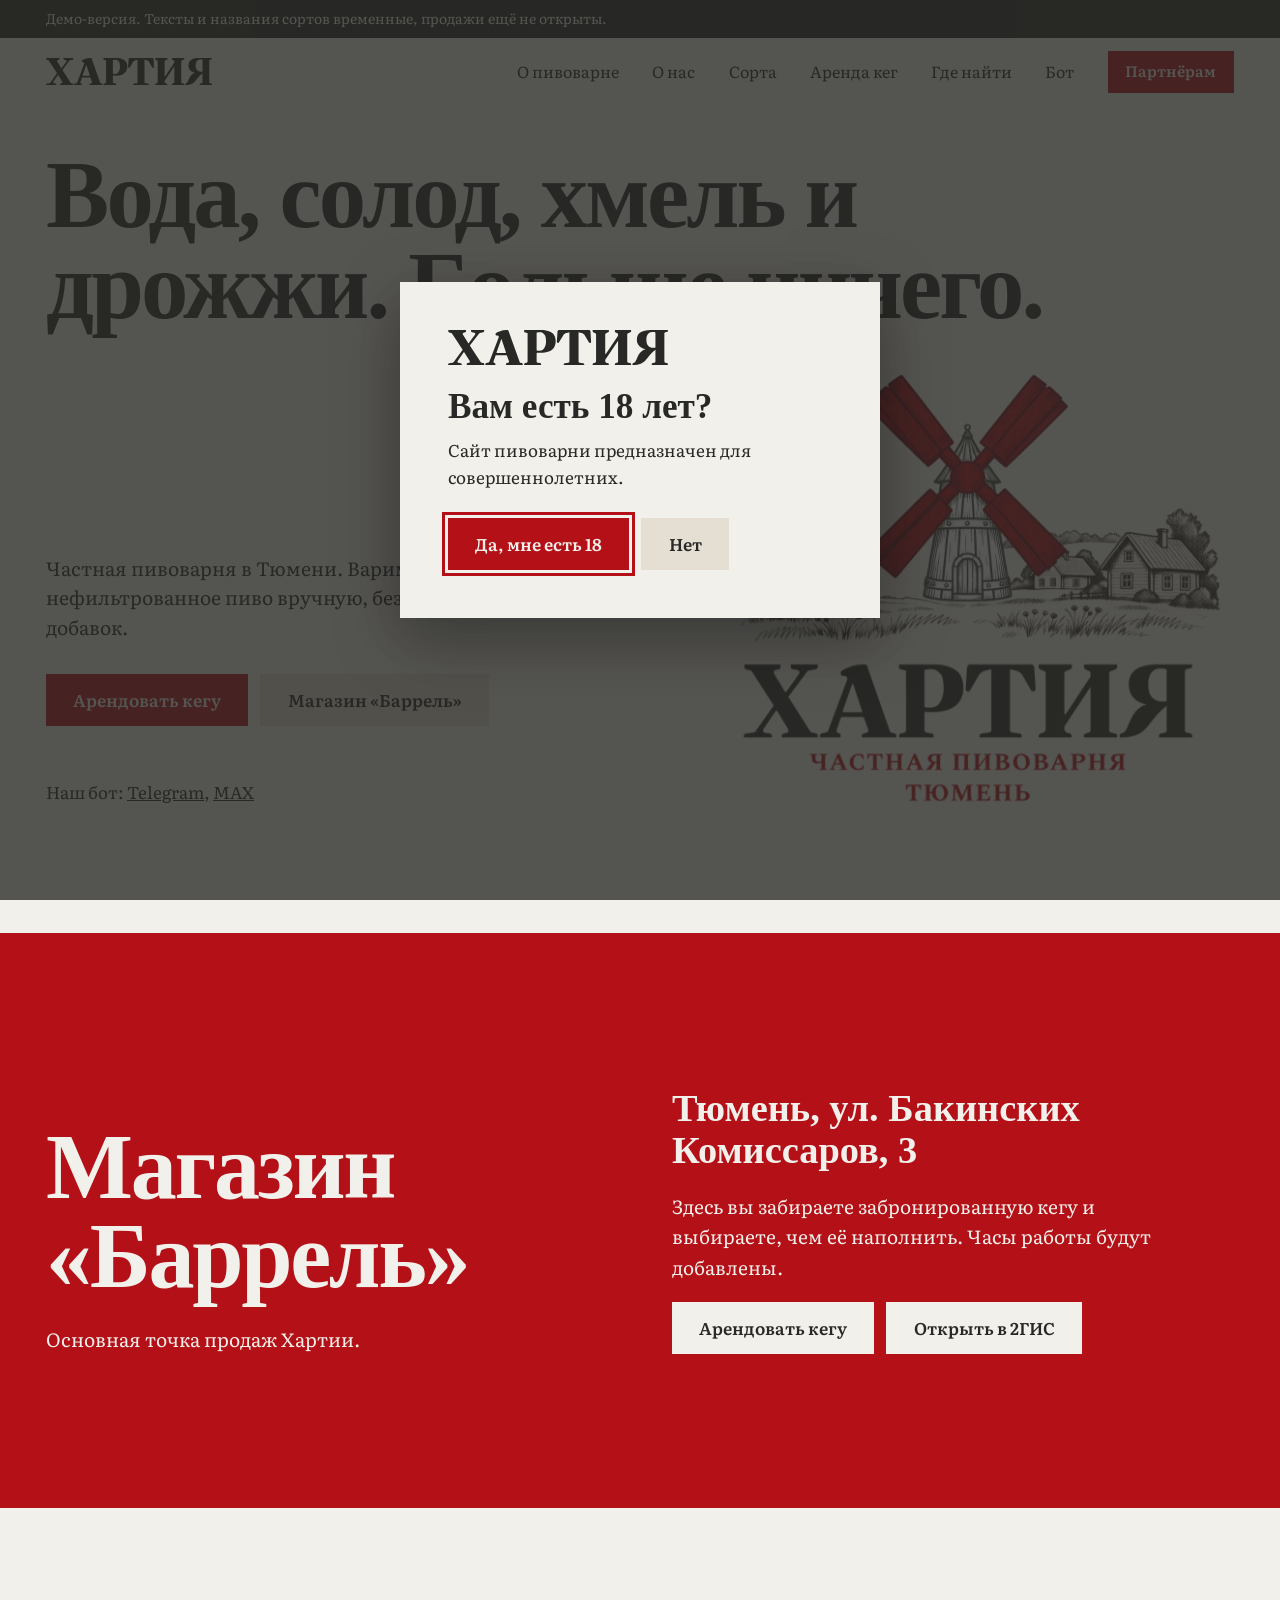
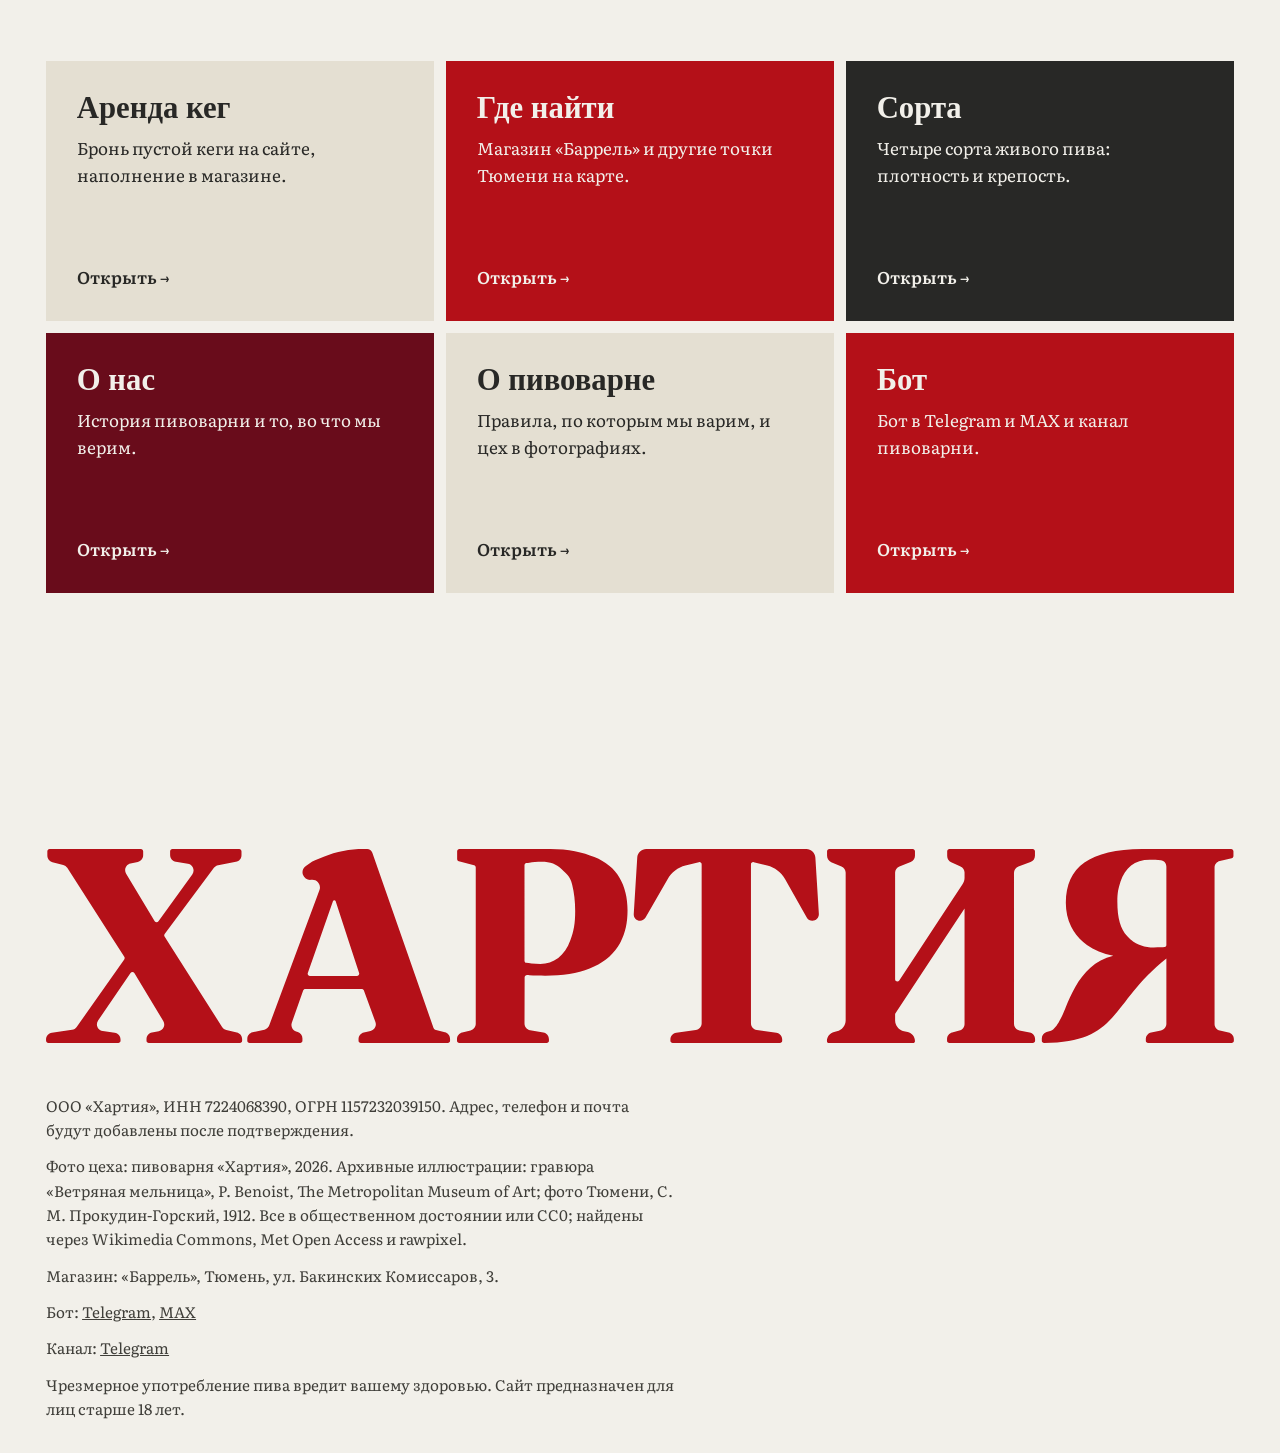
<file: index.html>
<!doctype html>
<html lang="ru">
<head>
<meta charset="utf-8">
<meta name="viewport" content="width=device-width,initial-scale=1,viewport-fit=cover">
<title>Пивоварня Хартия, Тюмень: свежее нефильтрованное пиво</title>
<meta name="description" content="Частная пивоварня «Хартия» в Тюмени, с 2015 года. Четыре сорта нефильтрованного пива из воды, солода, хмеля и дрожжей. Где найти свежее пиво.">
<!-- ВАЖНО: пока сайт демо, он закрыт от поисковиков. При запуске заменить noindex,nofollow на index,follow (и в robots.txt убрать Disallow). -->
<meta name="robots" content="noindex,nofollow">
<meta name="theme-color" content="#F2F0EA">
<link rel="icon" href="assets/favicon.png" type="image/png" sizes="256x256">
<!-- При запуске добавить адрес сайта: <link rel="canonical" href="https://АДРЕС/index.html"> и og:url, og:image (полный адрес картинки), добавить sitemap.xml. -->
<meta property="og:type" content="website">
<meta property="og:locale" content="ru_RU">
<meta property="og:site_name" content="Хартия">
<meta property="og:title" content="Пивоварня Хартия, Тюмень: свежее нефильтрованное пиво">
<meta property="og:description" content="Частная пивоварня «Хартия» в Тюмени, с 2015 года. Четыре сорта нефильтрованного пива из воды, солода, хмеля и дрожжей. Где найти свежее пиво.">
<script type="application/ld+json">
{
  "@context": "https://schema.org",
  "@type": "Brewery",
  "name": "Хартия",
  "legalName": "ООО «Хартия»",
  "description": "Частная пивоварня в Тюмени. Нефильтрованное пиво из воды, солода, хмеля и дрожжей.",
  "foundingDate": "2015",
  "taxID": "7224068390",
  "address": { "@type": "PostalAddress", "addressLocality": "Тюмень", "addressCountry": "RU" }
}
</script>
<link rel="preconnect" href="https://fonts.googleapis.com">
<link rel="preconnect" href="https://fonts.gstatic.com" crossorigin>
<link rel="stylesheet" href="https://fonts.googleapis.com/css2?family=Literata:ital,wght@0,400;0,600;1,400&family=Old+Standard+TT:ital,wght@0,400;0,700;1,400&display=swap">
<link rel="stylesheet" href="assets/site.css">
</head>
<body>
<!--
  КАК РЕДАКТИРОВАТЬ
  Сайт собирается скриптом deck/build_site.py из резервной копии deck/onepage-backup.html.
  Все .html-файлы сайта, assets/site.css и assets/site.js создаются заново при каждой сборке:
  правки лучше вносить в скрипт или резервную копию.
  Тексты, которые нужно подтвердить у владельца, помечены «ПРОВЕРИТЬ». Режимы DEMO и AGE_GATE: в assets/site.js.
-->
<script>document.documentElement.classList.add('js');</script>
<div id="page">

<div class="demo"><div class="wrap">Демо-версия. Тексты и названия сортов временные, продажи ещё не открыты.</div></div>

<header class="top">
  <div class="wrap top-in">
    <a class="brand" href="index.html" aria-label="Хартия, на главную"><img src="assets/hartia-nadpis-dark.svg" alt="Хартия" width="1051" height="171"></a>
    <button class="menu-btn" id="menu-btn" type="button" aria-expanded="false" aria-controls="nav">Меню</button>
    <nav class="nav" id="nav" aria-label="Разделы сайта">
      <a href="o-pivovarne.html">О пивоварне</a>
      <a href="o-nas.html">О нас</a>
      <a href="sorta.html">Сорта</a>
      <a href="arenda-keg.html">Аренда кег</a>
      <a href="gde-najti.html">Где найти</a>
      <a href="bot.html">Бот</a>
      <a class="btn btn-red btn-sm" href="partneram.html">Партнёрам</a>
    </nav>
  </div>
</header>

<main id="main">

<section class="hero" id="top">
  <div class="wrap">
    <h1 class="rv">Вода, солод, хмель и дрожжи. Больше ничего.</h1>
    <div class="hero-row">
      <div class="hero-text">
        <!-- ПРОВЕРИТЬ: «вручную», «нефильтрованное», «без вкусовых добавок» (со слов владельца) -->
        <p class="lede rv" style="--i:1">Частная пивоварня в Тюмени. Варим нефильтрованное пиво вручную, без вкусовых добавок.</p>
        <div class="actions rv" style="--i:2">
          <a class="btn btn-red" href="arenda-keg.html">Арендовать кегу</a>
          <a class="btn btn-quiet" href="gde-najti.html">Магазин «Баррель»</a>
        </div>
        <p class="rv" style="--i:3;margin-top:1.25rem">Наш бот: <a href="https://t.me/hatriya72_bot" target="_blank" rel="noopener"><u>Telegram</u></a>, <a href="https://max.ru/se13813547_1_bot" target="_blank" rel="noopener"><u>MAX</u></a></p>
      </div>
      <div class="hero-mill rv" style="--i:2" id="mill">
        <img src="assets/hartia-vertical-mill-landscape.webp" alt="Хартия. Частная пивоварня, Тюмень: красная мельница среди полей" width="1100" height="990">
      </div>
    </div>
  </div>
</section>

<section class="field-band on-red on-dark" id="barrel">
  <div class="wrap store-grid">
    <div>
      <h2 class="h2 rv">Магазин «Баррель»</h2>
      <p class="lede store-lede rv" style="--i:1">Основная точка продаж Хартии.</p>
    </div>
    <div class="store-info rv" style="--i:2">
      <p class="store-addr">Тюмень, ул. Бакинских Комиссаров, 3</p>
      <!-- ПРОВЕРИТЬ: часы работы и телефон магазина добавить после подтверждения владельцем -->
      <p>Здесь вы забираете забронированную кегу и выбираете, чем её наполнить. Часы работы будут добавлены.</p>
      <div class="actions">
        <a class="btn" href="arenda-keg.html">Арендовать кегу</a>
        <a class="btn" href="https://2gis.ru/tyumen/search/Barrel%20%D0%A2%D1%8E%D0%BC%D0%B5%D0%BD%D1%8C%2C%20%D1%83%D0%BB.%20%D0%91%D0%B0%D0%BA%D0%B8%D0%BD%D1%81%D0%BA%D0%B8%D1%85%20%D0%9A%D0%BE%D0%BC%D0%B8%D1%81%D1%81%D0%B0%D1%80%D0%BE%D0%B2%2C%203" target="_blank" rel="noopener">Открыть в 2ГИС</a>
      </div>
    </div>
  </div>
</section>

<section class="field-band home-tiles" aria-label="Разделы сайта">
  <div class="wrap">
    <div class="tiles">
      <a class="tile rv" href="arenda-keg.html"><div><h2>Аренда кег</h2><p>Бронь пустой кеги на сайте, наполнение в магазине.</p></div><span class="go">Открыть →</span></a>
      <a class="tile rv" style="--i:1" href="gde-najti.html"><div><h2>Где найти</h2><p>Магазин «Баррель» и другие точки Тюмени на карте.</p></div><span class="go">Открыть →</span></a>
      <a class="tile rv" style="--i:2" href="sorta.html"><div><h2>Сорта</h2><p>Четыре сорта живого пива: плотность и крепость.</p></div><span class="go">Открыть →</span></a>
      <a class="tile rv" style="--i:3" href="o-nas.html"><div><h2>О нас</h2><p>История пивоварни и то, во что мы верим.</p></div><span class="go">Открыть →</span></a>
      <a class="tile rv" style="--i:4" href="o-pivovarne.html"><div><h2>О пивоварне</h2><p>Правила, по которым мы варим, и цех в фотографиях.</p></div><span class="go">Открыть →</span></a>
      <a class="tile rv" style="--i:5" href="bot.html"><div><h2>Бот</h2><p>Бот в Telegram и MAX и канал пивоварни.</p></div><span class="go">Открыть →</span></a>
    </div>
  </div>
</section>

</main>

<footer class="foot">
  <div class="wrap">
    <div class="foot-word rv"><img src="assets/hartia-nadpis-red.svg" alt="Хартия. Частная пивоварня, Тюмень" width="1051" height="171"></div>
    <div class="foot-notes">
      <!-- Реквизиты организации добавить перед запуском -->
      <!-- ПРОВЕРИТЬ: адрес (улица в файле реквизитов читается плохо), телефон и почту подтвердить у владельца. Банковские реквизиты на сайт не выносим. -->
      <p>ООО «Хартия», ИНН 7224068390, ОГРН 1157232039150. Адрес, телефон и почта будут добавлены после подтверждения.</p>
      <p>Фото цеха: пивоварня «Хартия», 2026. Архивные иллюстрации: гравюра «Ветряная мельница», P. Benoist, The Metropolitan Museum of Art; фото Тюмени, С. М. Прокудин-Горский, 1912. Все в общественном достоянии или CC0; найдены через Wikimedia Commons, Met Open Access и rawpixel.</p>
      <p>Магазин: «Баррель», Тюмень, ул. Бакинских Комиссаров, 3.</p>
      <p>Бот: <a href="https://t.me/hatriya72_bot" target="_blank" rel="noopener">Telegram</a>, <a href="https://max.ru/se13813547_1_bot" target="_blank" rel="noopener">MAX</a></p>
      <p>Канал: <a href="https://t.me/hartiya72" target="_blank" rel="noopener">Telegram</a></p>
      <p>Чрезмерное употребление пива вредит вашему здоровью. Сайт предназначен для лиц старше 18 лет.</p>
    </div>
  </div>
</footer>

</div>

<div class="gate" id="gate" hidden role="dialog" aria-modal="true" aria-labelledby="gate-title">
  <div class="gate-card">
    <img src="assets/hartia-nadpis-dark.svg" alt="Хартия">
    <div id="gate-ask">
      <h2 id="gate-title">Вам есть 18 лет?</h2>
      <p>Сайт пивоварни предназначен для совершеннолетних.</p>
      <div class="gate-actions">
        <button class="btn btn-red" type="button" id="gate-yes">Да, мне есть 18</button>
        <button class="btn btn-quiet" type="button" id="gate-no">Нет</button>
      </div>
    </div>
    <div id="gate-denied" hidden>
      <h2>Сайт доступен с 18 лет</h2>
      <p>Приходите, когда вам исполнится 18.</p>
    </div>
  </div>
</div>

<script src="assets/site.js"></script>

</body>
</html>
</file>
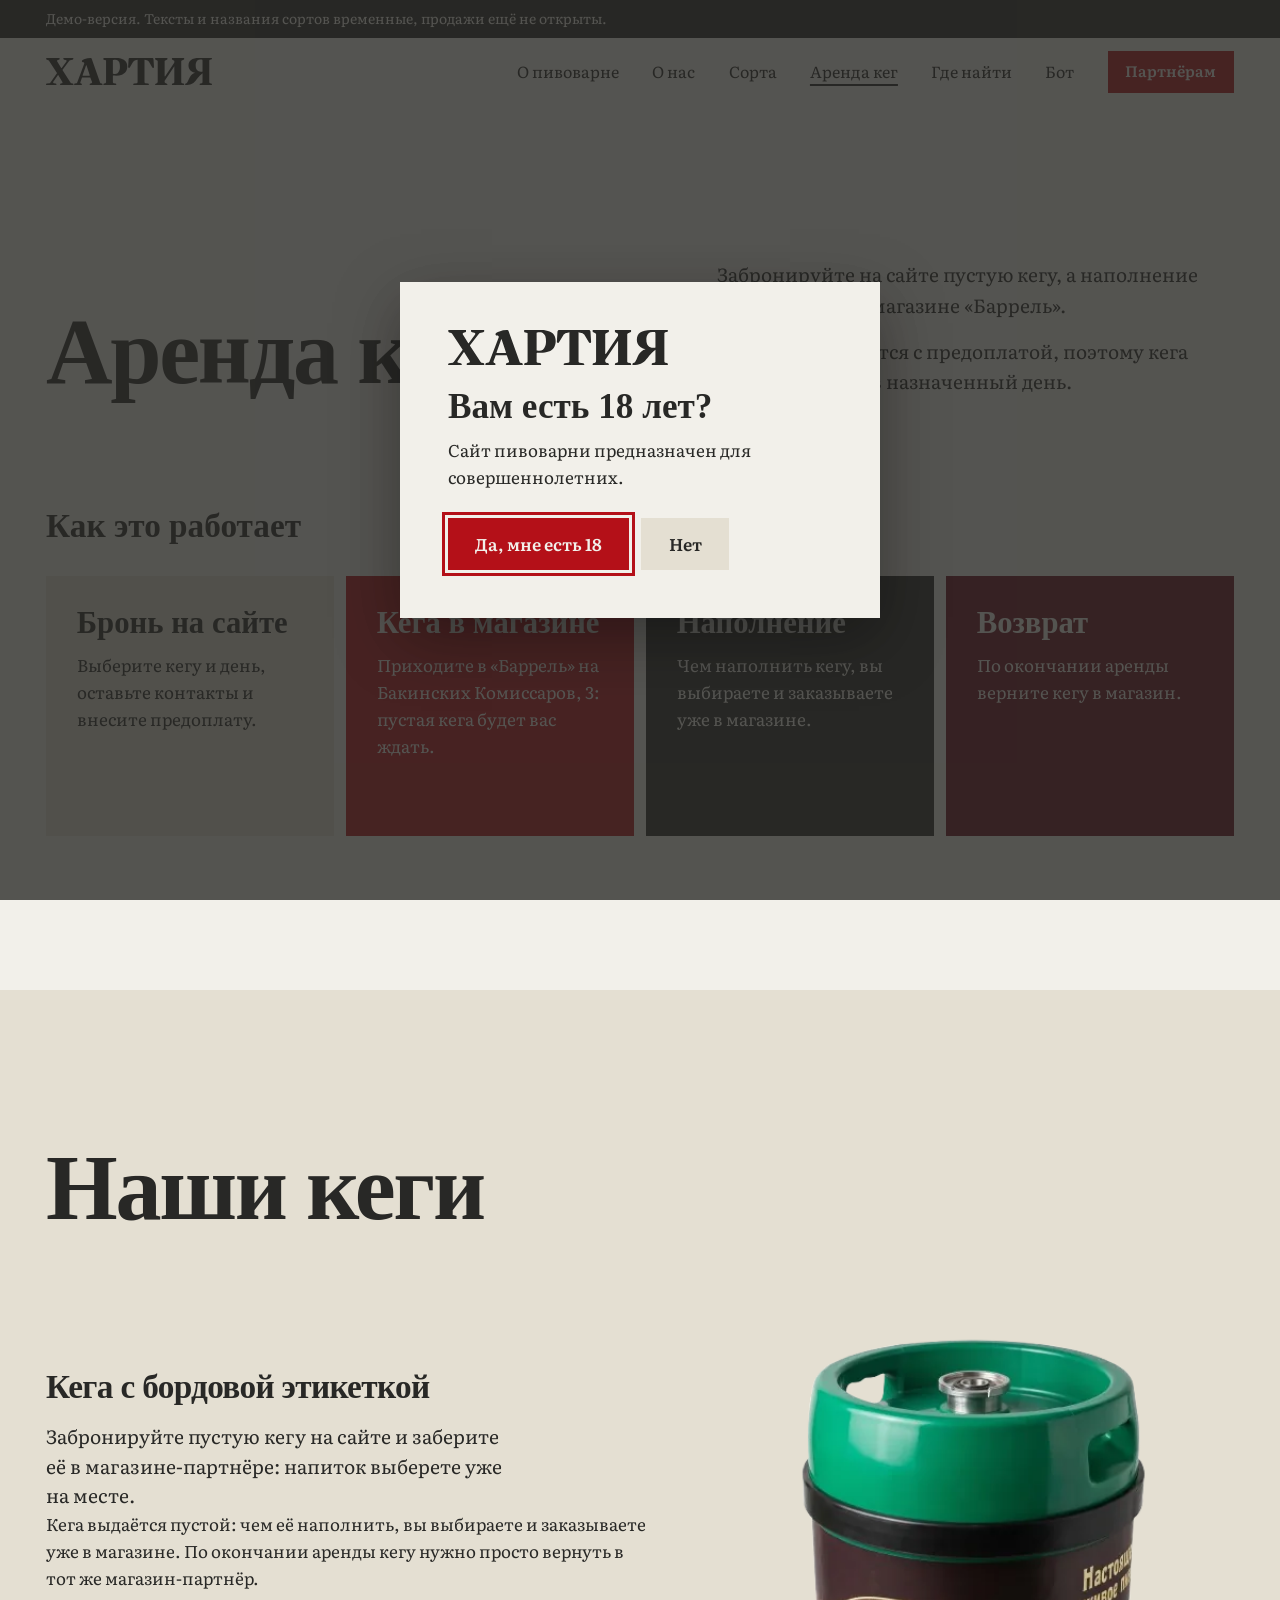
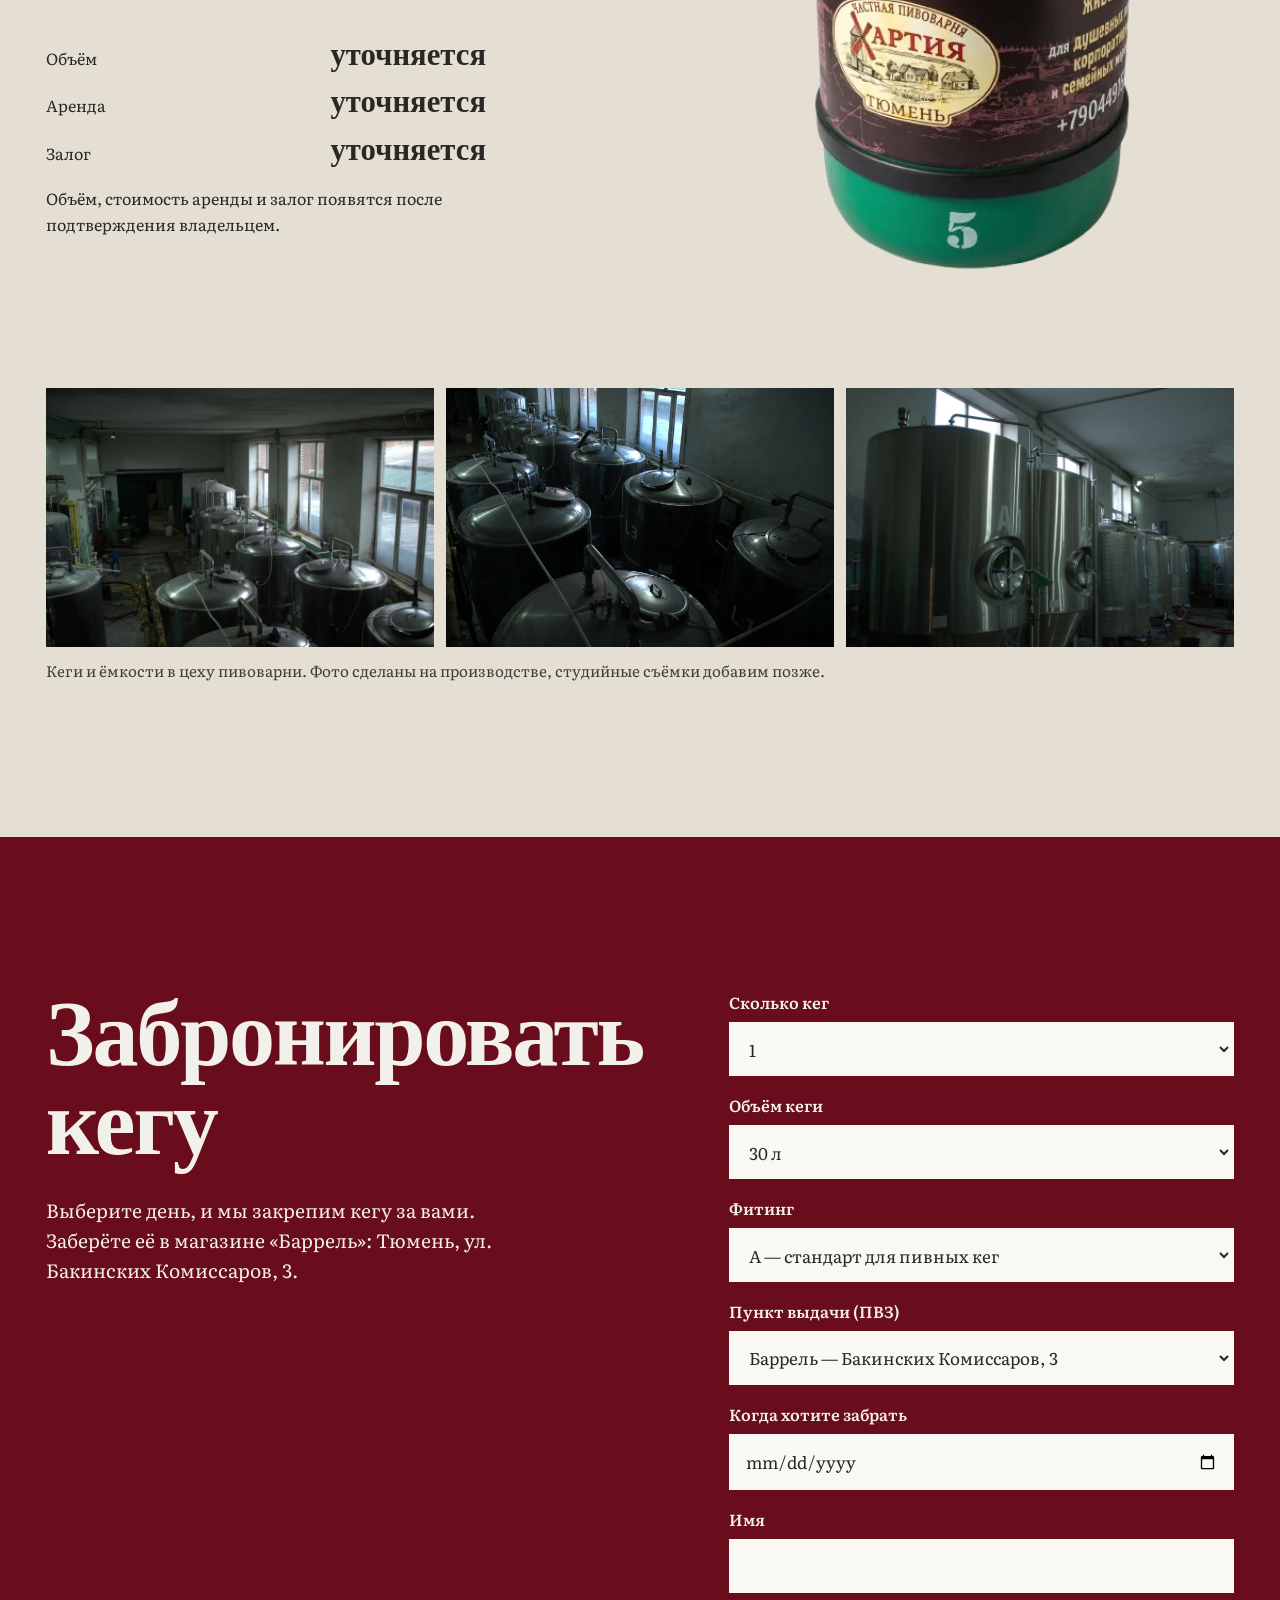
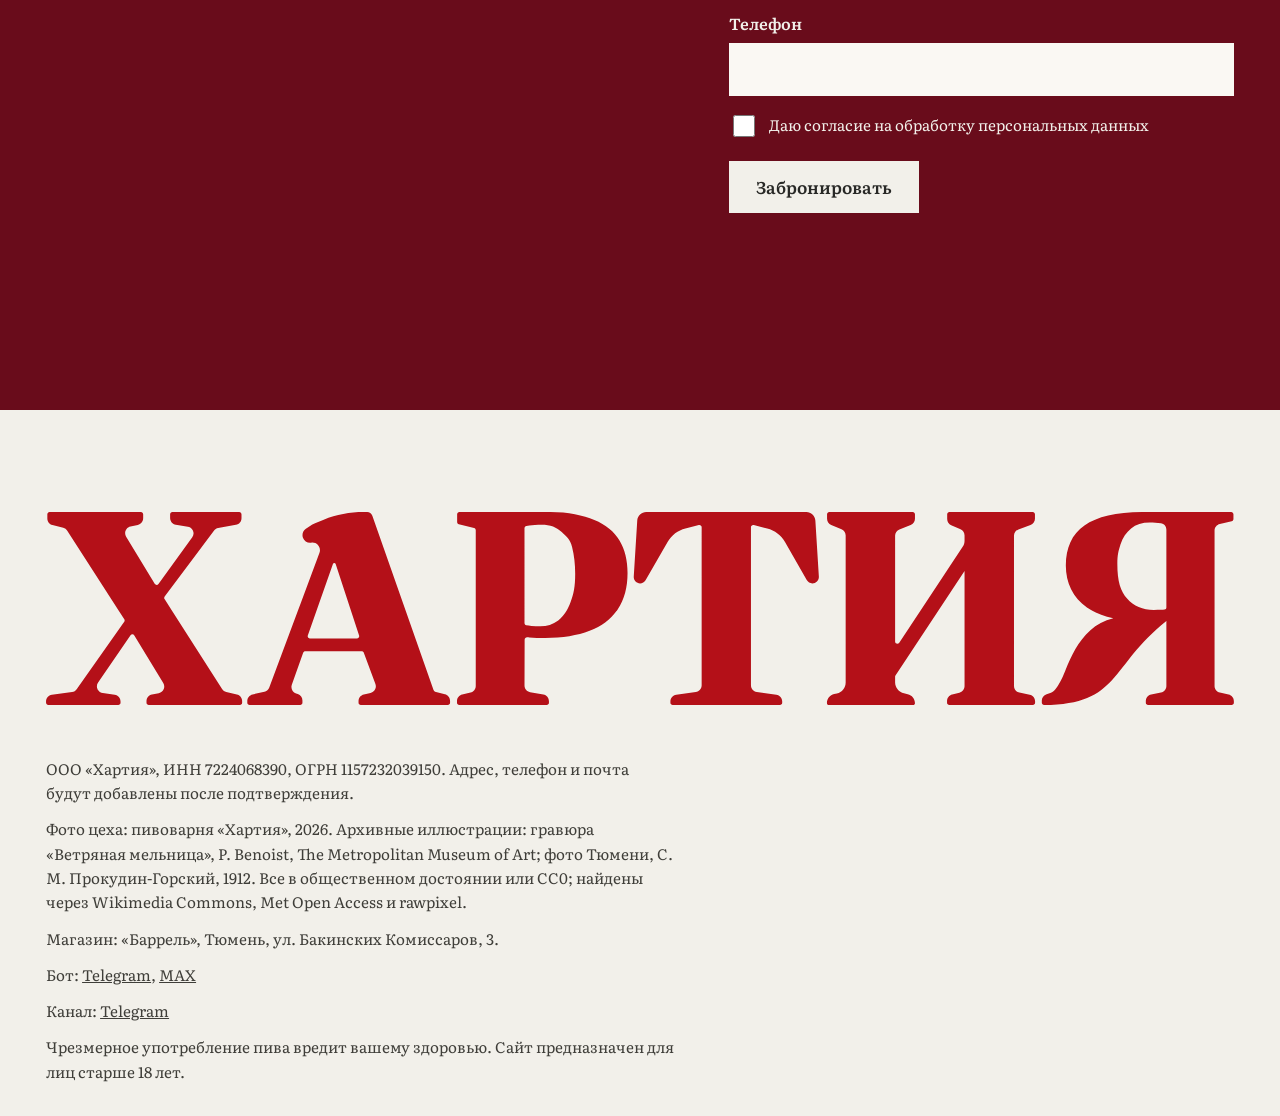
<file: arenda-keg.html>
<!doctype html>
<html lang="ru">
<head>
<meta charset="utf-8">
<meta name="viewport" content="width=device-width,initial-scale=1,viewport-fit=cover">
<title>Аренда кег в Тюмени: бронь на сайте, наполнение в магазине Баррель</title>
<meta name="description" content="Забронируйте пустую кегу на сайте пивоварни «Хартия», заберите её в магазине «Баррель» на Бакинских Комиссаров, 3 и выберите наполнение в магазине.">
<!-- ВАЖНО: пока сайт демо, он закрыт от поисковиков. При запуске заменить noindex,nofollow на index,follow (и в robots.txt убрать Disallow). -->
<meta name="robots" content="noindex,nofollow">
<meta name="theme-color" content="#F2F0EA">
<link rel="icon" href="assets/favicon.png" type="image/png" sizes="256x256">
<!-- При запуске добавить адрес сайта: <link rel="canonical" href="https://АДРЕС/arenda-keg.html"> и og:url, og:image (полный адрес картинки), добавить sitemap.xml. -->
<meta property="og:type" content="website">
<meta property="og:locale" content="ru_RU">
<meta property="og:site_name" content="Хартия">
<meta property="og:title" content="Аренда кег в Тюмени: бронь на сайте, наполнение в магазине Баррель">
<meta property="og:description" content="Забронируйте пустую кегу на сайте пивоварни «Хартия», заберите её в магазине «Баррель» на Бакинских Комиссаров, 3 и выберите наполнение в магазине.">
<link rel="preconnect" href="https://fonts.googleapis.com">
<link rel="preconnect" href="https://fonts.gstatic.com" crossorigin>
<link rel="stylesheet" href="https://fonts.googleapis.com/css2?family=Literata:ital,wght@0,400;0,600;1,400&family=Old+Standard+TT:ital,wght@0,400;0,700;1,400&display=swap">
<link rel="stylesheet" href="assets/site.css">
</head>
<body>
<!--
  КАК РЕДАКТИРОВАТЬ
  Сайт собирается скриптом deck/build_site.py из резервной копии deck/onepage-backup.html.
  Все .html-файлы сайта, assets/site.css и assets/site.js создаются заново при каждой сборке:
  правки лучше вносить в скрипт или резервную копию.
  Тексты, которые нужно подтвердить у владельца, помечены «ПРОВЕРИТЬ». Режимы DEMO и AGE_GATE: в assets/site.js.
-->
<script>document.documentElement.classList.add('js');</script>
<div id="page">

<div class="demo"><div class="wrap">Демо-версия. Тексты и названия сортов временные, продажи ещё не открыты.</div></div>

<header class="top">
  <div class="wrap top-in">
    <a class="brand" href="index.html" aria-label="Хартия, на главную"><img src="assets/hartia-nadpis-dark.svg" alt="Хартия" width="1051" height="171"></a>
    <button class="menu-btn" id="menu-btn" type="button" aria-expanded="false" aria-controls="nav">Меню</button>
    <nav class="nav" id="nav" aria-label="Разделы сайта">
      <a href="o-pivovarne.html">О пивоварне</a>
      <a href="o-nas.html">О нас</a>
      <a href="sorta.html">Сорта</a>
      <a href="arenda-keg.html" aria-current="page">Аренда кег</a>
      <a href="gde-najti.html">Где найти</a>
      <a href="bot.html">Бот</a>
      <a class="btn btn-red btn-sm" href="partneram.html">Партнёрам</a>
    </nav>
  </div>
</header>

<main id="main">

<section class="field-band" id="kegi">
  <div class="wrap">
    <div class="prod-head">
      <h1 class="h2 rv">Аренда кег</h1>
      <div class="prose rv" style="--i:1">
        <p>Забронируйте на сайте пустую кегу, а наполнение выберите уже в магазине «Баррель».</p>
        <p>Бронь оформляется с предоплатой, поэтому кега будет ждать вас в назначенный день.</p>
      </div>
    </div>
    <p class="steps-title rv">Как это работает</p>
    <ol class="steps">
      <li class="rv"><h3>Бронь на сайте</h3><p>Выберите кегу и день, оставьте контакты и внесите предоплату.</p></li>
      <li class="rv" style="--i:1"><h3>Кега в магазине</h3><p>Приходите в «Баррель» на Бакинских Комиссаров, 3: пустая кега будет вас ждать.</p></li>
      <li class="rv" style="--i:2"><h3>Наполнение</h3><p>Чем наполнить кегу, вы выбираете и заказываете уже в магазине.</p></li>
      <li class="rv" style="--i:3"><h3>Возврат</h3><p>По окончании аренды верните кегу в магазин.</p></li>
    </ol>
  </div>
</section>

<section class="field-band on-linen" id="nashi-kegi">
  <div class="wrap">
    <h2 class="h2 rv">Наши кеги</h2>
    <div class="keg-duo">
      <div class="keg-duo-copy rv">
        <h3 class="keg-product">Кега с бордовой этикеткой</h3>
        <p class="lede">Забронируйте пустую кегу на сайте и заберите её в магазине-партнёре: напиток выберете уже на месте.</p>
        <p class="prose">Кега выдаётся пустой: чем её наполнить, вы выбираете и заказываете уже в магазине. По окончании аренды кегу нужно просто вернуть в тот же магазин-партнёр.</p>
        <!-- ПРОВЕРИТЬ: объём, стоимость аренды и залог добавить после подтверждения владельцем -->
        <dl class="specs keg-duo-specs">
          <div><dt>Объём</dt><dd>уточняется</dd></div>
          <div><dt>Аренда</dt><dd>уточняется</dd></div>
          <div><dt>Залог</dt><dd>уточняется</dd></div>
        </dl>
        <p class="kegs-note">Объём, стоимость аренды и залог появятся после подтверждения владельцем.</p>
      </div>
      <div class="keg-duo-stage rv" style="--i:1">
        <img src="assets/keg-transparent.webp" width="432" height="578" alt="Кега Хартии с бордовой этикеткой" loading="lazy">
      </div>
    </div>
    <div class="keg-shots rv" style="--i:2">
      <img src="assets/brewery-hall-a-tanks.webp" width="1600" height="1068" alt="Цех пивоварни: ёмкости, лестница и кеги" loading="lazy">
      <img src="assets/brewery-fermenters-l3.webp" width="1400" height="935" alt="Ряд ёмкостей из нержавеющей стали у окна в цехе пивоварни" loading="lazy">
      <img src="assets/brewery-tank-hatch.webp" width="1600" height="1068" alt="Люк ёмкости из нержавеющей стали крупным планом" loading="lazy">
    </div>
    <p class="keg-shots-note rv" style="--i:3">Кеги и ёмкости в цеху пивоварни. Фото сделаны на производстве, студийные съёмки добавим позже.</p>
  </div>
</section>

<section class="field-band on-oxblood on-dark" id="bron">
  <div class="wrap partners-grid">
    <div>
      <h2 class="h2 rv">Забронировать кегу</h2>
      <p class="lede rv" style="--i:1">Выберите день, и мы закрепим кегу за вами. Заберёте её в магазине «Баррель»: Тюмень, ул. Бакинских Комиссаров, 3.</p>
    </div>
    <form class="form rv" id="keg-form">
      <div class="field">
        <label for="k-count">Сколько кег</label>
        <select id="k-count" name="count"><option>1</option><option>2</option><option>3</option><option>4</option></select>
      </div>
      <div class="field">
        <label for="k-vol">Объём кеги</label>
        <select id="k-vol" name="volume"><option value="30">30 л</option><option value="20">20 л</option><option value="50">50 л</option></select>
      </div>
      <div class="field">
        <label for="k-fit">Фитинг</label>
        <!-- ПРОВЕРИТЬ: описания фитингов подтвердить у владельца -->
        <select id="k-fit" name="fitting"><option value="A">A — стандарт для пивных кег</option><option value="G">G — для части импортных систем и кулеров</option></select>
      </div>
      <div class="field">
        <label for="k-pvz">Пункт выдачи (ПВЗ)</label>
        <select id="k-pvz" name="pvz">
          <option value="barrel">Баррель — Бакинских Комиссаров, 3</option>
          <option value="tmn">Tmn beer — Льва Толстого, 64</option>
          <option value="vse">Все свои — Болотникова, 26</option>
          <option value="pivz">Пивзаправка — Московский тракт, 143 к4</option>
          <option value="buksir">Буксир — Вересковая, 15 к2</option>
        </select>
      </div>
      <div class="field">
        <label for="k-date">Когда хотите забрать</label>
        <input id="k-date" name="date" type="date" required>
      </div>
      <div class="field">
        <label for="k-name">Имя</label>
        <input id="k-name" name="name" type="text" autocomplete="name" required>
      </div>
      <div class="field">
        <label for="k-contact">Телефон</label>
        <input id="k-contact" name="phone" type="tel" autocomplete="tel" required>
      </div>
      <div class="consent">
        <input id="k-consent" name="consent" type="checkbox" required>
        <label for="k-consent">Даю согласие на обработку персональных данных</label>
      </div>
      <button class="btn" type="submit">Забронировать</button>
      <p class="form-status" role="status" aria-live="polite"></p>
    </form>
  </div>
</section>

</main>

<footer class="foot">
  <div class="wrap">
    <div class="foot-word rv"><img src="assets/hartia-nadpis-red.svg" alt="Хартия. Частная пивоварня, Тюмень" width="1051" height="171"></div>
    <div class="foot-notes">
      <!-- Реквизиты организации добавить перед запуском -->
      <!-- ПРОВЕРИТЬ: адрес (улица в файле реквизитов читается плохо), телефон и почту подтвердить у владельца. Банковские реквизиты на сайт не выносим. -->
      <p>ООО «Хартия», ИНН 7224068390, ОГРН 1157232039150. Адрес, телефон и почта будут добавлены после подтверждения.</p>
      <p>Фото цеха: пивоварня «Хартия», 2026. Архивные иллюстрации: гравюра «Ветряная мельница», P. Benoist, The Metropolitan Museum of Art; фото Тюмени, С. М. Прокудин-Горский, 1912. Все в общественном достоянии или CC0; найдены через Wikimedia Commons, Met Open Access и rawpixel.</p>
      <p>Магазин: «Баррель», Тюмень, ул. Бакинских Комиссаров, 3.</p>
      <p>Бот: <a href="https://t.me/hatriya72_bot" target="_blank" rel="noopener">Telegram</a>, <a href="https://max.ru/se13813547_1_bot" target="_blank" rel="noopener">MAX</a></p>
      <p>Канал: <a href="https://t.me/hartiya72" target="_blank" rel="noopener">Telegram</a></p>
      <p>Чрезмерное употребление пива вредит вашему здоровью. Сайт предназначен для лиц старше 18 лет.</p>
    </div>
  </div>
</footer>

</div>

<div class="gate" id="gate" hidden role="dialog" aria-modal="true" aria-labelledby="gate-title">
  <div class="gate-card">
    <img src="assets/hartia-nadpis-dark.svg" alt="Хартия">
    <div id="gate-ask">
      <h2 id="gate-title">Вам есть 18 лет?</h2>
      <p>Сайт пивоварни предназначен для совершеннолетних.</p>
      <div class="gate-actions">
        <button class="btn btn-red" type="button" id="gate-yes">Да, мне есть 18</button>
        <button class="btn btn-quiet" type="button" id="gate-no">Нет</button>
      </div>
    </div>
    <div id="gate-denied" hidden>
      <h2>Сайт доступен с 18 лет</h2>
      <p>Приходите, когда вам исполнится 18.</p>
    </div>
  </div>
</div>

<script src="assets/site.js"></script>

</body>
</html>
</file>
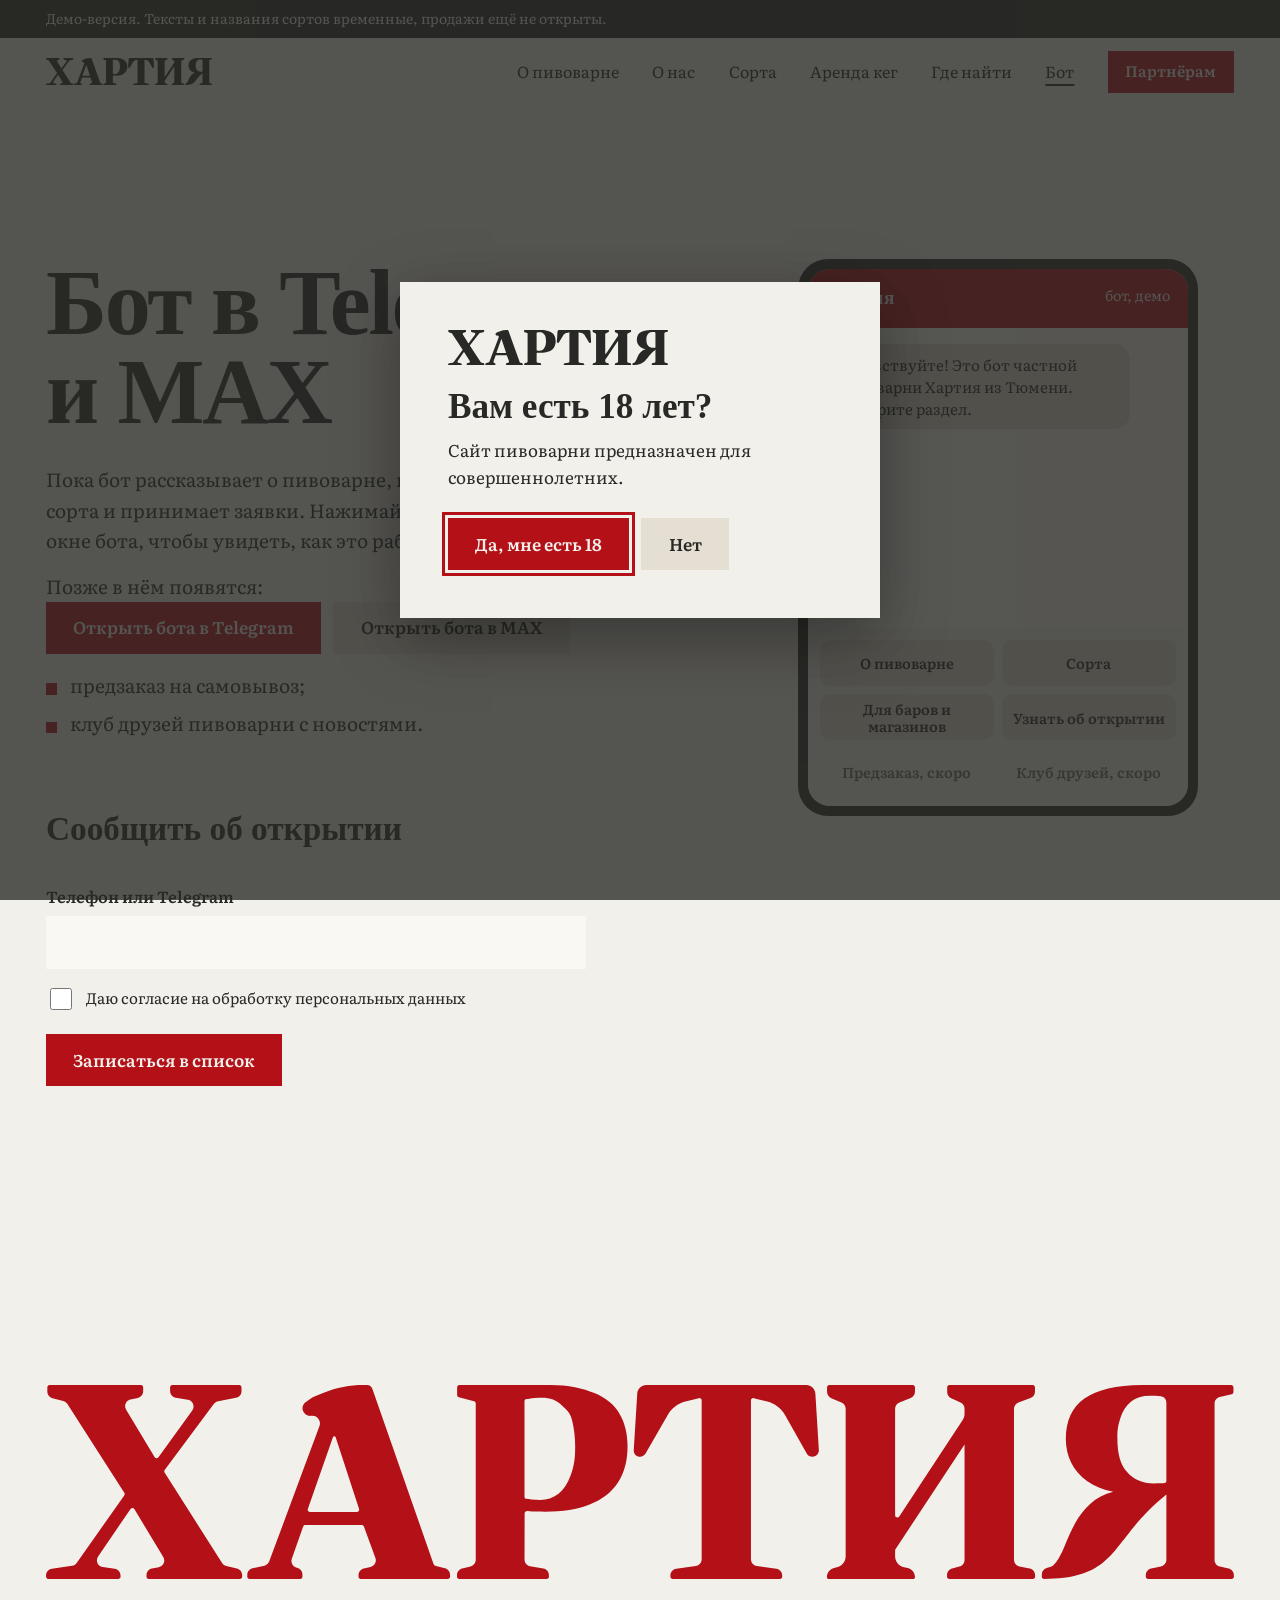
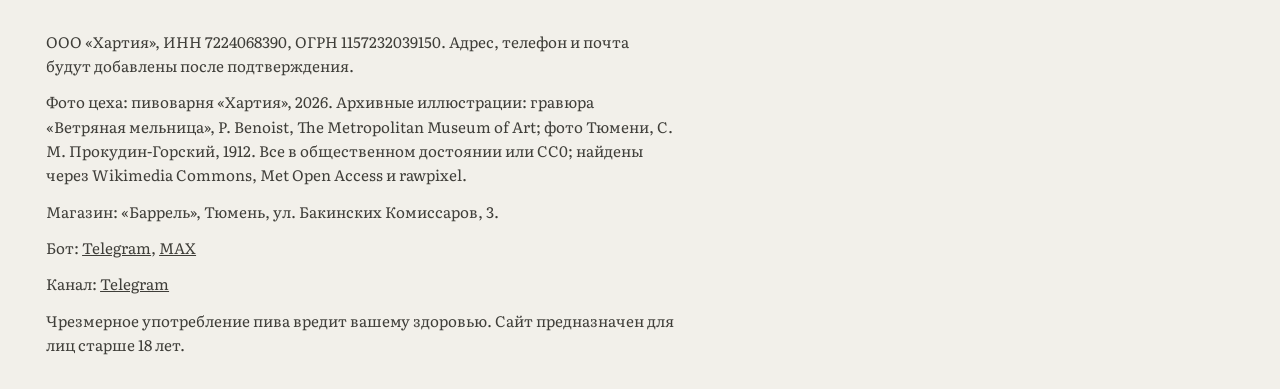
<file: bot.html>
<!doctype html>
<html lang="ru">
<head>
<meta charset="utf-8">
<meta name="viewport" content="width=device-width,initial-scale=1,viewport-fit=cover">
<title>Бот пивоварни Хартия в Telegram и MAX</title>
<meta name="description" content="Бот пивоварни «Хартия» в Telegram и MAX: о пивоварне, сорта, заявки. Канал в Telegram.">
<!-- ВАЖНО: пока сайт демо, он закрыт от поисковиков. При запуске заменить noindex,nofollow на index,follow (и в robots.txt убрать Disallow). -->
<meta name="robots" content="noindex,nofollow">
<meta name="theme-color" content="#F2F0EA">
<link rel="icon" href="assets/favicon.png" type="image/png" sizes="256x256">
<!-- При запуске добавить адрес сайта: <link rel="canonical" href="https://АДРЕС/bot.html"> и og:url, og:image (полный адрес картинки), добавить sitemap.xml. -->
<meta property="og:type" content="website">
<meta property="og:locale" content="ru_RU">
<meta property="og:site_name" content="Хартия">
<meta property="og:title" content="Бот пивоварни Хартия в Telegram и MAX">
<meta property="og:description" content="Бот пивоварни «Хартия» в Telegram и MAX: о пивоварне, сорта, заявки. Канал в Telegram.">
<link rel="preconnect" href="https://fonts.googleapis.com">
<link rel="preconnect" href="https://fonts.gstatic.com" crossorigin>
<link rel="stylesheet" href="https://fonts.googleapis.com/css2?family=Literata:ital,wght@0,400;0,600;1,400&family=Old+Standard+TT:ital,wght@0,400;0,700;1,400&display=swap">
<link rel="stylesheet" href="assets/site.css">
</head>
<body>
<!--
  КАК РЕДАКТИРОВАТЬ
  Сайт собирается скриптом deck/build_site.py из резервной копии deck/onepage-backup.html.
  Все .html-файлы сайта, assets/site.css и assets/site.js создаются заново при каждой сборке:
  правки лучше вносить в скрипт или резервную копию.
  Тексты, которые нужно подтвердить у владельца, помечены «ПРОВЕРИТЬ». Режимы DEMO и AGE_GATE: в assets/site.js.
-->
<script>document.documentElement.classList.add('js');</script>
<div id="page">

<div class="demo"><div class="wrap">Демо-версия. Тексты и названия сортов временные, продажи ещё не открыты.</div></div>

<header class="top">
  <div class="wrap top-in">
    <a class="brand" href="index.html" aria-label="Хартия, на главную"><img src="assets/hartia-nadpis-dark.svg" alt="Хартия" width="1051" height="171"></a>
    <button class="menu-btn" id="menu-btn" type="button" aria-expanded="false" aria-controls="nav">Меню</button>
    <nav class="nav" id="nav" aria-label="Разделы сайта">
      <a href="o-pivovarne.html">О пивоварне</a>
      <a href="o-nas.html">О нас</a>
      <a href="sorta.html">Сорта</a>
      <a href="arenda-keg.html">Аренда кег</a>
      <a href="gde-najti.html">Где найти</a>
      <a href="bot.html" aria-current="page">Бот</a>
      <a class="btn btn-red btn-sm" href="partneram.html">Партнёрам</a>
    </nav>
  </div>
</header>

<main id="main">

<section class="field-band" id="bot">
  <div class="wrap bot-grid">
    <div class="bot-copy">
      <h1 class="h2 rv">Бот в Telegram и MAX</h1>
      <div class="prose rv" style="--i:1">
        <p>Пока бот рассказывает о пивоварне, показывает сорта и принимает заявки. Нажимайте кнопки в окне бота, чтобы увидеть, как это работает.</p>
        <p>Позже в нём появятся:</p>
      </div>
      <div class="actions rv" style="--i:1">
        <a class="btn btn-red" href="https://t.me/hatriya72_bot" target="_blank" rel="noopener">Открыть бота в Telegram</a>
        <a class="btn btn-quiet" href="https://max.ru/se13813547_1_bot" target="_blank" rel="noopener">Открыть бота в MAX</a>
      </div>
      <!-- ПРОВЕРИТЬ С ЮРИСТОМ: предзаказ и рассылки о новых варках -->
      <ul class="later rv" style="--i:2">
        <li>предзаказ на самовывоз;</li>
        <li>клуб друзей пивоварни с новостями.</li>
      </ul>
      <p class="form-title rv">Сообщить об открытии</p>
      <form class="form rv" id="waitlist" data-demo>
        <div class="field">
          <label for="wl-contact">Телефон или Telegram</label>
          <input id="wl-contact" name="contact" type="text" autocomplete="off" required>
        </div>
        <div class="consent">
          <input id="wl-consent" name="consent" type="checkbox" required>
          <label for="wl-consent">Даю согласие на обработку персональных данных</label>
        </div>
        <button class="btn btn-red" type="submit">Записаться в список</button>
        <p class="form-status" role="status" aria-live="polite"></p>
      </form>
    </div>

    <div class="phone rv" aria-label="Демонстрация бота">
      <div class="phone-inner">
        <div class="phone-head"><strong>Хартия</strong><span>бот, демо</span></div>
        <div class="chat" id="chat" aria-live="polite">
          <div class="msg msg-bot">Здравствуйте! Это бот частной пивоварни Хартия из Тюмени. Выберите раздел.</div>
        </div>
        <div class="quick">
          <button class="q" type="button" data-q="about">О пивоварне</button>
          <button class="q" type="button" data-q="sorts">Сорта</button>
          <button class="q" type="button" data-q="partner">Для баров и магазинов</button>
          <button class="q" type="button" data-q="wait">Узнать об открытии</button>
          <button class="q" type="button" disabled>Предзаказ, скоро</button>
          <button class="q" type="button" disabled>Клуб друзей, скоро</button>
        </div>
      </div>
    </div>
  </div>
</section>

</main>

<footer class="foot">
  <div class="wrap">
    <div class="foot-word rv"><img src="assets/hartia-nadpis-red.svg" alt="Хартия. Частная пивоварня, Тюмень" width="1051" height="171"></div>
    <div class="foot-notes">
      <!-- Реквизиты организации добавить перед запуском -->
      <!-- ПРОВЕРИТЬ: адрес (улица в файле реквизитов читается плохо), телефон и почту подтвердить у владельца. Банковские реквизиты на сайт не выносим. -->
      <p>ООО «Хартия», ИНН 7224068390, ОГРН 1157232039150. Адрес, телефон и почта будут добавлены после подтверждения.</p>
      <p>Фото цеха: пивоварня «Хартия», 2026. Архивные иллюстрации: гравюра «Ветряная мельница», P. Benoist, The Metropolitan Museum of Art; фото Тюмени, С. М. Прокудин-Горский, 1912. Все в общественном достоянии или CC0; найдены через Wikimedia Commons, Met Open Access и rawpixel.</p>
      <p>Магазин: «Баррель», Тюмень, ул. Бакинских Комиссаров, 3.</p>
      <p>Бот: <a href="https://t.me/hatriya72_bot" target="_blank" rel="noopener">Telegram</a>, <a href="https://max.ru/se13813547_1_bot" target="_blank" rel="noopener">MAX</a></p>
      <p>Канал: <a href="https://t.me/hartiya72" target="_blank" rel="noopener">Telegram</a></p>
      <p>Чрезмерное употребление пива вредит вашему здоровью. Сайт предназначен для лиц старше 18 лет.</p>
    </div>
  </div>
</footer>

</div>

<div class="gate" id="gate" hidden role="dialog" aria-modal="true" aria-labelledby="gate-title">
  <div class="gate-card">
    <img src="assets/hartia-nadpis-dark.svg" alt="Хартия">
    <div id="gate-ask">
      <h2 id="gate-title">Вам есть 18 лет?</h2>
      <p>Сайт пивоварни предназначен для совершеннолетних.</p>
      <div class="gate-actions">
        <button class="btn btn-red" type="button" id="gate-yes">Да, мне есть 18</button>
        <button class="btn btn-quiet" type="button" id="gate-no">Нет</button>
      </div>
    </div>
    <div id="gate-denied" hidden>
      <h2>Сайт доступен с 18 лет</h2>
      <p>Приходите, когда вам исполнится 18.</p>
    </div>
  </div>
</div>

<script src="assets/site.js"></script>

</body>
</html>
</file>
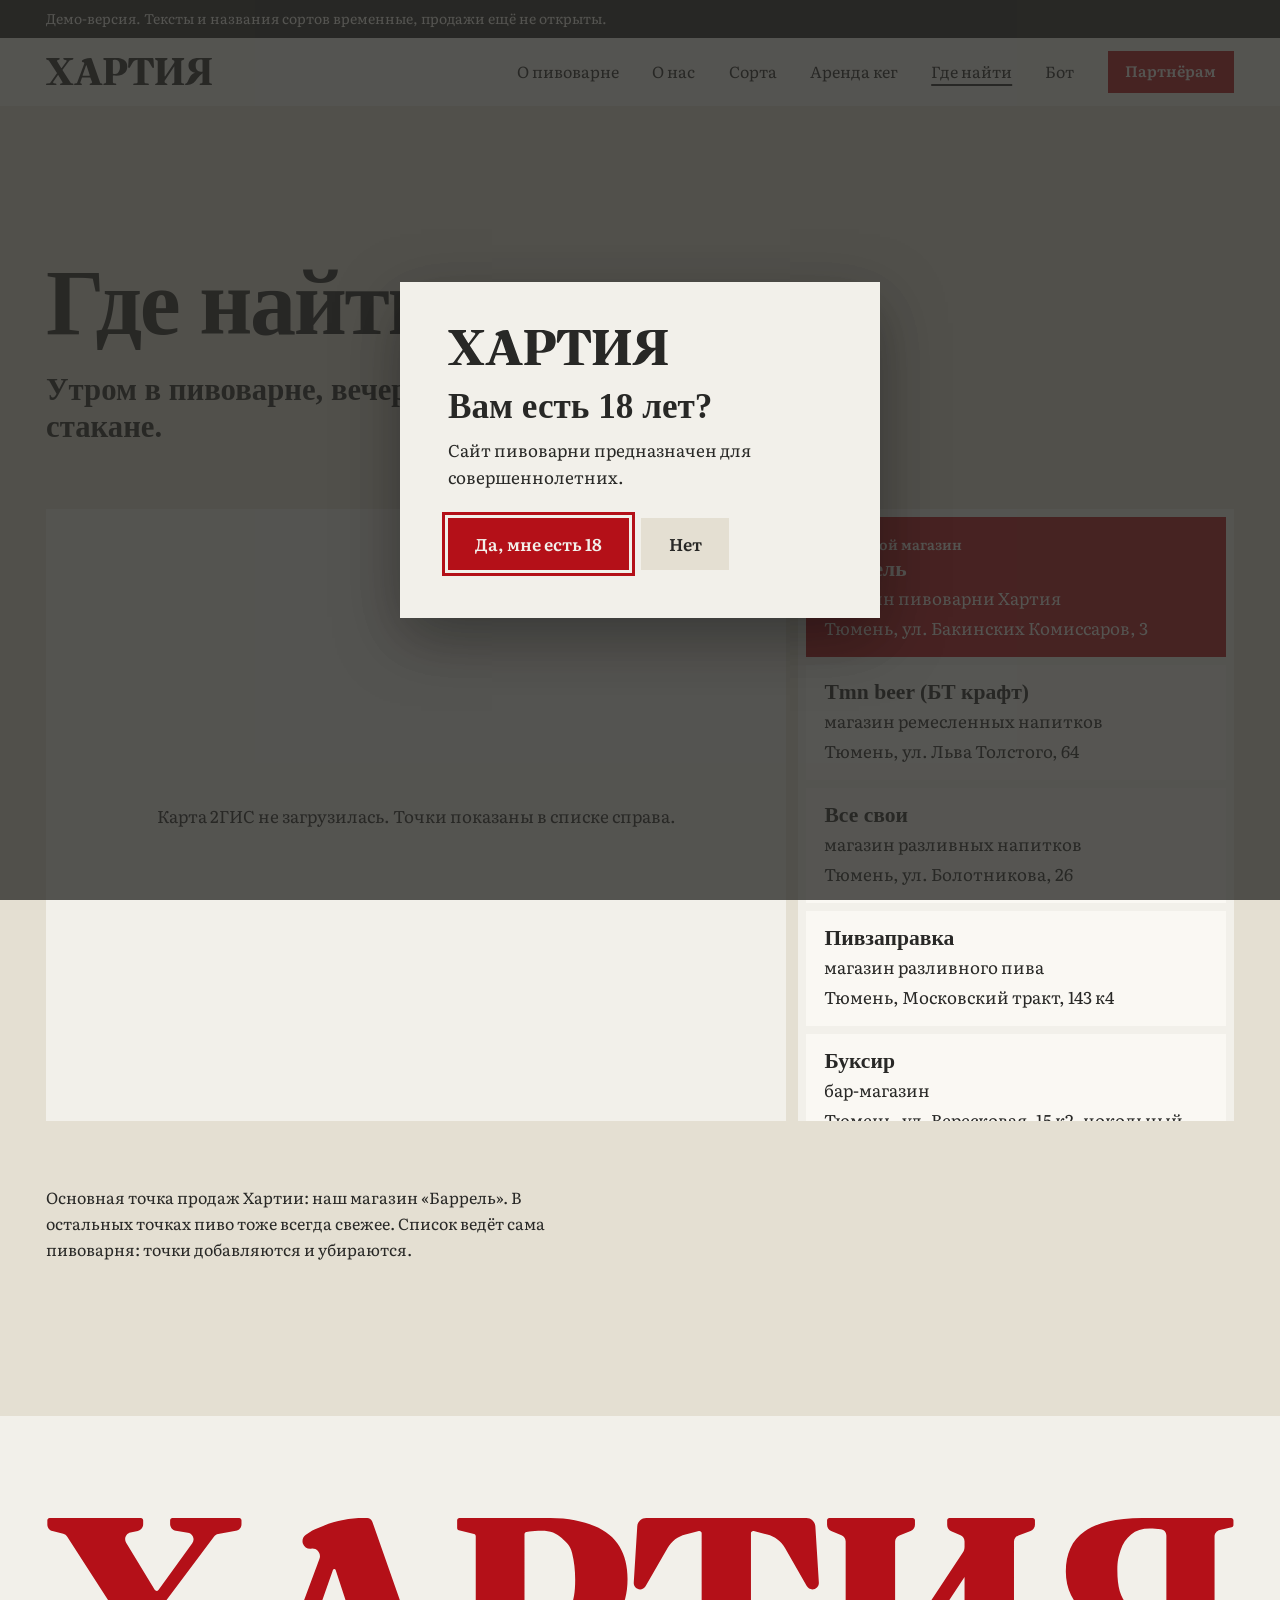
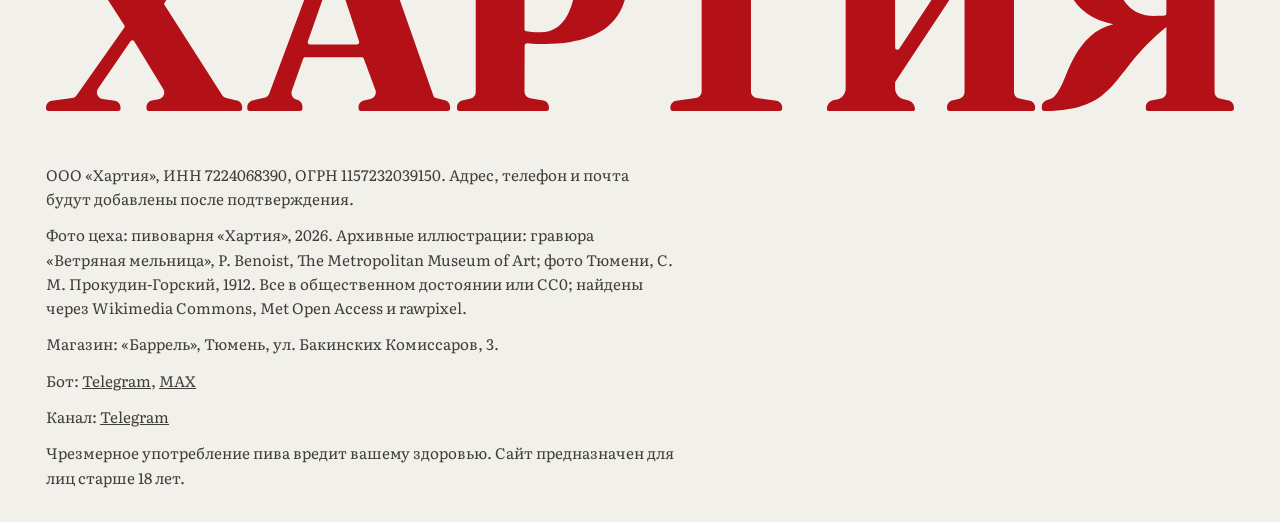
<file: gde-najti.html>
<!doctype html>
<html lang="ru">
<head>
<meta charset="utf-8">
<meta name="viewport" content="width=device-width,initial-scale=1,viewport-fit=cover">
<title>Где найти свежее пиво в Тюмени: точки Хартии на карте</title>
<meta name="description" content="Карта точек в Тюмени, где всегда свежее нефильтрованное пиво пивоварни «Хартия». Адреса и информация по каждой точке.">
<!-- ВАЖНО: пока сайт демо, он закрыт от поисковиков. При запуске заменить noindex,nofollow на index,follow (и в robots.txt убрать Disallow). -->
<meta name="robots" content="noindex,nofollow">
<meta name="theme-color" content="#F2F0EA">
<link rel="icon" href="assets/favicon.png" type="image/png" sizes="256x256">
<!-- При запуске добавить адрес сайта: <link rel="canonical" href="https://АДРЕС/gde-najti.html"> и og:url, og:image (полный адрес картинки), добавить sitemap.xml. -->
<meta property="og:type" content="website">
<meta property="og:locale" content="ru_RU">
<meta property="og:site_name" content="Хартия">
<meta property="og:title" content="Где найти свежее пиво в Тюмени: точки Хартии на карте">
<meta property="og:description" content="Карта точек в Тюмени, где всегда свежее нефильтрованное пиво пивоварни «Хартия». Адреса и информация по каждой точке.">
<link rel="preconnect" href="https://fonts.googleapis.com">
<link rel="preconnect" href="https://fonts.gstatic.com" crossorigin>
<link rel="stylesheet" href="https://fonts.googleapis.com/css2?family=Literata:ital,wght@0,400;0,600;1,400&family=Old+Standard+TT:ital,wght@0,400;0,700;1,400&display=swap">
<link rel="stylesheet" href="assets/site.css">
</head>
<body>
<!--
  КАК РЕДАКТИРОВАТЬ
  Сайт собирается скриптом deck/build_site.py из резервной копии deck/onepage-backup.html.
  Все .html-файлы сайта, assets/site.css и assets/site.js создаются заново при каждой сборке:
  правки лучше вносить в скрипт или резервную копию.
  Тексты, которые нужно подтвердить у владельца, помечены «ПРОВЕРИТЬ». Режимы DEMO и AGE_GATE: в assets/site.js.
-->
<script>document.documentElement.classList.add('js');</script>
<div id="page">

<div class="demo"><div class="wrap">Демо-версия. Тексты и названия сортов временные, продажи ещё не открыты.</div></div>

<header class="top">
  <div class="wrap top-in">
    <a class="brand" href="index.html" aria-label="Хартия, на главную"><img src="assets/hartia-nadpis-dark.svg" alt="Хартия" width="1051" height="171"></a>
    <button class="menu-btn" id="menu-btn" type="button" aria-expanded="false" aria-controls="nav">Меню</button>
    <nav class="nav" id="nav" aria-label="Разделы сайта">
      <a href="o-pivovarne.html">О пивоварне</a>
      <a href="o-nas.html">О нас</a>
      <a href="sorta.html">Сорта</a>
      <a href="arenda-keg.html">Аренда кег</a>
      <a href="gde-najti.html" aria-current="page">Где найти</a>
      <a href="bot.html">Бот</a>
      <a class="btn btn-red btn-sm" href="partneram.html">Партнёрам</a>
    </nav>
  </div>
</header>

<main id="main">

<section class="field-band on-linen" id="gde">
  <div class="wrap where">
    <div class="where-head">
      <h1 class="h2 rv">Где найти свежее</h1>
      <p class="lede rv" style="--i:1">Утром в пивоварне, вечером в стакане.</p>
    </div>
    <div class="where-body">
      <!-- Карта 2ГИС подключается ключом DGIS_KEY в скрипте внизу. Без ключа или без WebGL показывается только панель. -->
      <div class="map rv" id="map" role="region" aria-label="Карта точек, где есть свежее пиво">Карта 2ГИС не загрузилась. Точки показаны в списке справа.</div>
      <aside class="panel rv" id="panel" aria-live="polite">
        <ul class="shops" id="shops"></ul>
        <div class="detail" id="detail" hidden>
          <button type="button" class="back" id="back">← Все точки</button>
          <h3 id="d-name"></h3>
          <dl>
            <div><dt>Вид заведения</dt><dd id="d-kind"></dd></div>
            <div><dt>Адрес</dt><dd id="d-addr"></dd></div>
            <div><dt>Ассортимент</dt><dd id="d-assort"></dd></div>
          </dl>
          <a class="btn btn-red" id="d-link" target="_blank" rel="noopener">Открыть в 2ГИС</a>
        </div>
      </aside>
    </div>
    <p class="where-note rv">Основная точка продаж Хартии: наш магазин «Баррель». В остальных точках пиво тоже всегда свежее. Список ведёт сама пивоварня: точки добавляются и убираются.</p>
  </div>
</section>

</main>

<footer class="foot">
  <div class="wrap">
    <div class="foot-word rv"><img src="assets/hartia-nadpis-red.svg" alt="Хартия. Частная пивоварня, Тюмень" width="1051" height="171"></div>
    <div class="foot-notes">
      <!-- Реквизиты организации добавить перед запуском -->
      <!-- ПРОВЕРИТЬ: адрес (улица в файле реквизитов читается плохо), телефон и почту подтвердить у владельца. Банковские реквизиты на сайт не выносим. -->
      <p>ООО «Хартия», ИНН 7224068390, ОГРН 1157232039150. Адрес, телефон и почта будут добавлены после подтверждения.</p>
      <p>Фото цеха: пивоварня «Хартия», 2026. Архивные иллюстрации: гравюра «Ветряная мельница», P. Benoist, The Metropolitan Museum of Art; фото Тюмени, С. М. Прокудин-Горский, 1912. Все в общественном достоянии или CC0; найдены через Wikimedia Commons, Met Open Access и rawpixel.</p>
      <p>Магазин: «Баррель», Тюмень, ул. Бакинских Комиссаров, 3.</p>
      <p>Бот: <a href="https://t.me/hatriya72_bot" target="_blank" rel="noopener">Telegram</a>, <a href="https://max.ru/se13813547_1_bot" target="_blank" rel="noopener">MAX</a></p>
      <p>Канал: <a href="https://t.me/hartiya72" target="_blank" rel="noopener">Telegram</a></p>
      <p>Чрезмерное употребление пива вредит вашему здоровью. Сайт предназначен для лиц старше 18 лет.</p>
    </div>
  </div>
</footer>

</div>

<div class="gate" id="gate" hidden role="dialog" aria-modal="true" aria-labelledby="gate-title">
  <div class="gate-card">
    <img src="assets/hartia-nadpis-dark.svg" alt="Хартия">
    <div id="gate-ask">
      <h2 id="gate-title">Вам есть 18 лет?</h2>
      <p>Сайт пивоварни предназначен для совершеннолетних.</p>
      <div class="gate-actions">
        <button class="btn btn-red" type="button" id="gate-yes">Да, мне есть 18</button>
        <button class="btn btn-quiet" type="button" id="gate-no">Нет</button>
      </div>
    </div>
    <div id="gate-denied" hidden>
      <h2>Сайт доступен с 18 лет</h2>
      <p>Приходите, когда вам исполнится 18.</p>
    </div>
  </div>
</div>

<script src="assets/site.js"></script>

</body>
</html>
</file>
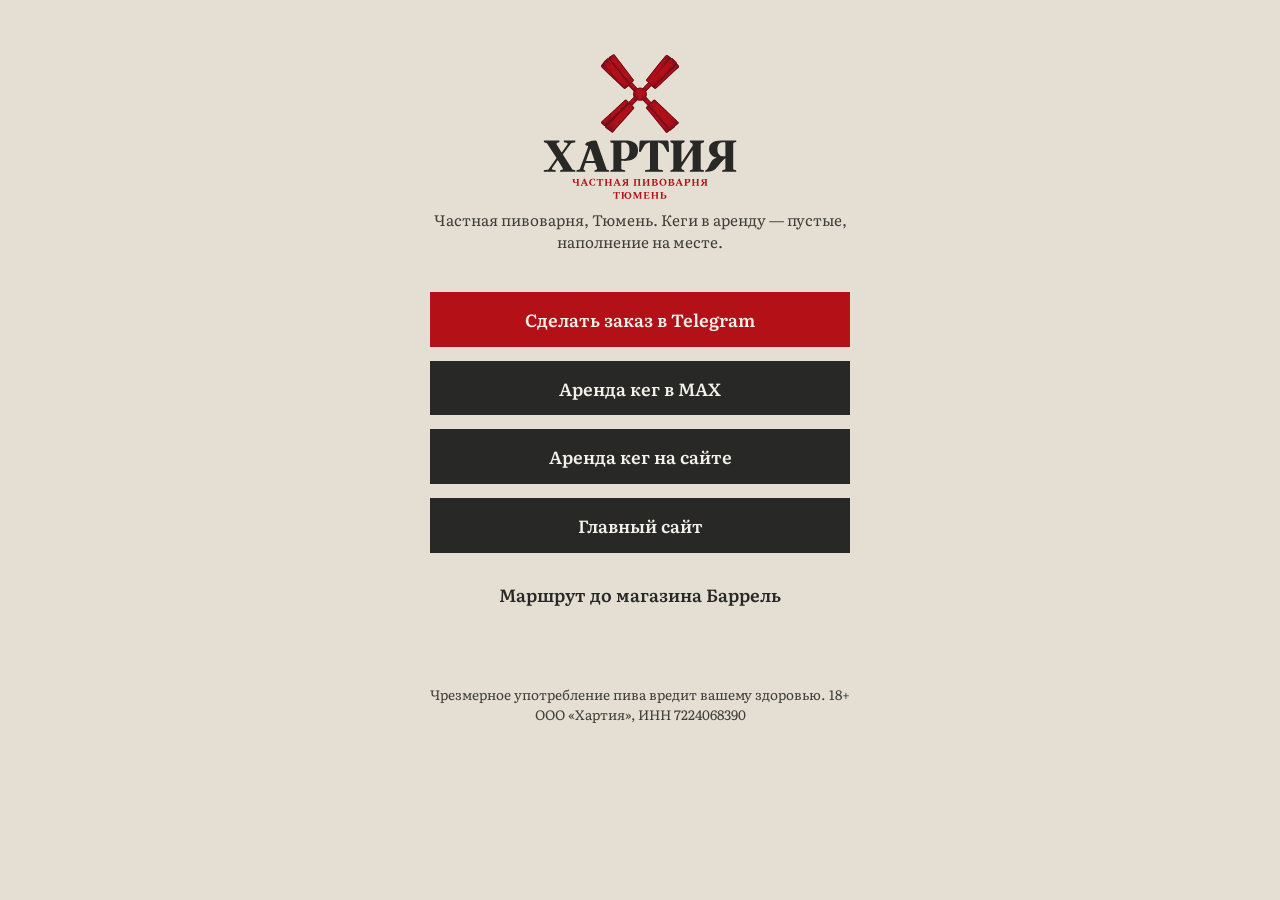
<file: links.html>
<!doctype html>
<html lang="ru">
<head>
<meta charset="utf-8">
<meta name="viewport" content="width=device-width,initial-scale=1,viewport-fit=cover">
<title>Хартия — все ссылки</title>
<!-- Страница-мультиссылка для печати QR в магазинах-партнёрах. -->
<meta name="robots" content="noindex,nofollow">
<meta name="theme-color" content="#F2F0EA">
<link rel="icon" href="assets/favicon.png" type="image/png">
<link rel="preconnect" href="https://fonts.googleapis.com">
<link rel="preconnect" href="https://fonts.gstatic.com" crossorigin>
<link rel="stylesheet" href="https://fonts.googleapis.com/css2?family=Literata:ital,wght@0,400;0,600;1,400&family=Old+Standard+TT:ital,wght@0,400;0,700;1,400&display=swap">
<link rel="stylesheet" href="assets/site.css">
<!-- QR ведёт на эту страницу. Сменился адрес — перегенерируй:
     python -c "import qrcode; qr=qrcode.QRCode(box_size=10,border=2); qr.add_data('НОВЫЙ_URL'); qr.make(fit=True); qr.make_image(fill_color='#2b2620',back_color='#ffffff').save('assets/qr-links.png')" -->
<style>
  body { display: flex; flex-direction: column; align-items: center; min-height: 100vh; margin: 0; background: var(--linen); color: var(--ink); padding: clamp(24px, 6vw, 48px) 20px; }
  .hub { width: 100%; max-width: 420px; display: flex; flex-direction: column; text-align: center; }
  .hub-logo { width: 200px; margin: 0 auto 6px; }
  .hub-tagline { font: 400 0.95rem/1.4 var(--font-body); color: var(--ink-soft); margin: 0 0 clamp(24px, 5vw, 40px); }
  .hub .btn { width: 100%; padding: 1.05rem 1.25rem; font-size: 1.1rem; margin: 0 0 14px; }
  .hub-note { margin-top: clamp(28px, 6vw, 48px); font: 400 0.85rem/1.5 var(--font-body); color: var(--ink-soft); }
</style>
</head>
<body>
  <div class="hub">
    <img src="assets/hartia-vertical-blades.svg" alt="Хартия" class="hub-logo">
    <p class="hub-tagline">Частная пивоварня, Тюмень. Кеги в аренду — пустые, наполнение на месте.</p>

    <a class="btn btn-red" href="https://t.me/hatriya72_bot" target="_blank" rel="noopener">Сделать заказ в Telegram</a>
    <a class="btn" href="https://max.ru/se13813547_1_bot" target="_blank" rel="noopener">Аренда кег в MAX</a>
    <a class="btn" href="https://eliseypavlov.github.io/hartia-demo/arenda-keg.html">Аренда кег на сайте</a>
    <a class="btn" href="https://eliseypavlov.github.io/hartia-demo/">Главный сайт</a>
    <a class="btn btn-quiet" href="https://2gis.ru/tyumen/routeSearch/rsType/car/from/~to=57.162903%2C65.480476" target="_blank" rel="noopener">Маршрут до магазина Баррель</a>

    <p class="hub-note">Чрезмерное употребление пива вредит вашему здоровью. 18+<br>ООО «Хартия», ИНН 7224068390</p>
  </div>
</body>
</html>
</file>
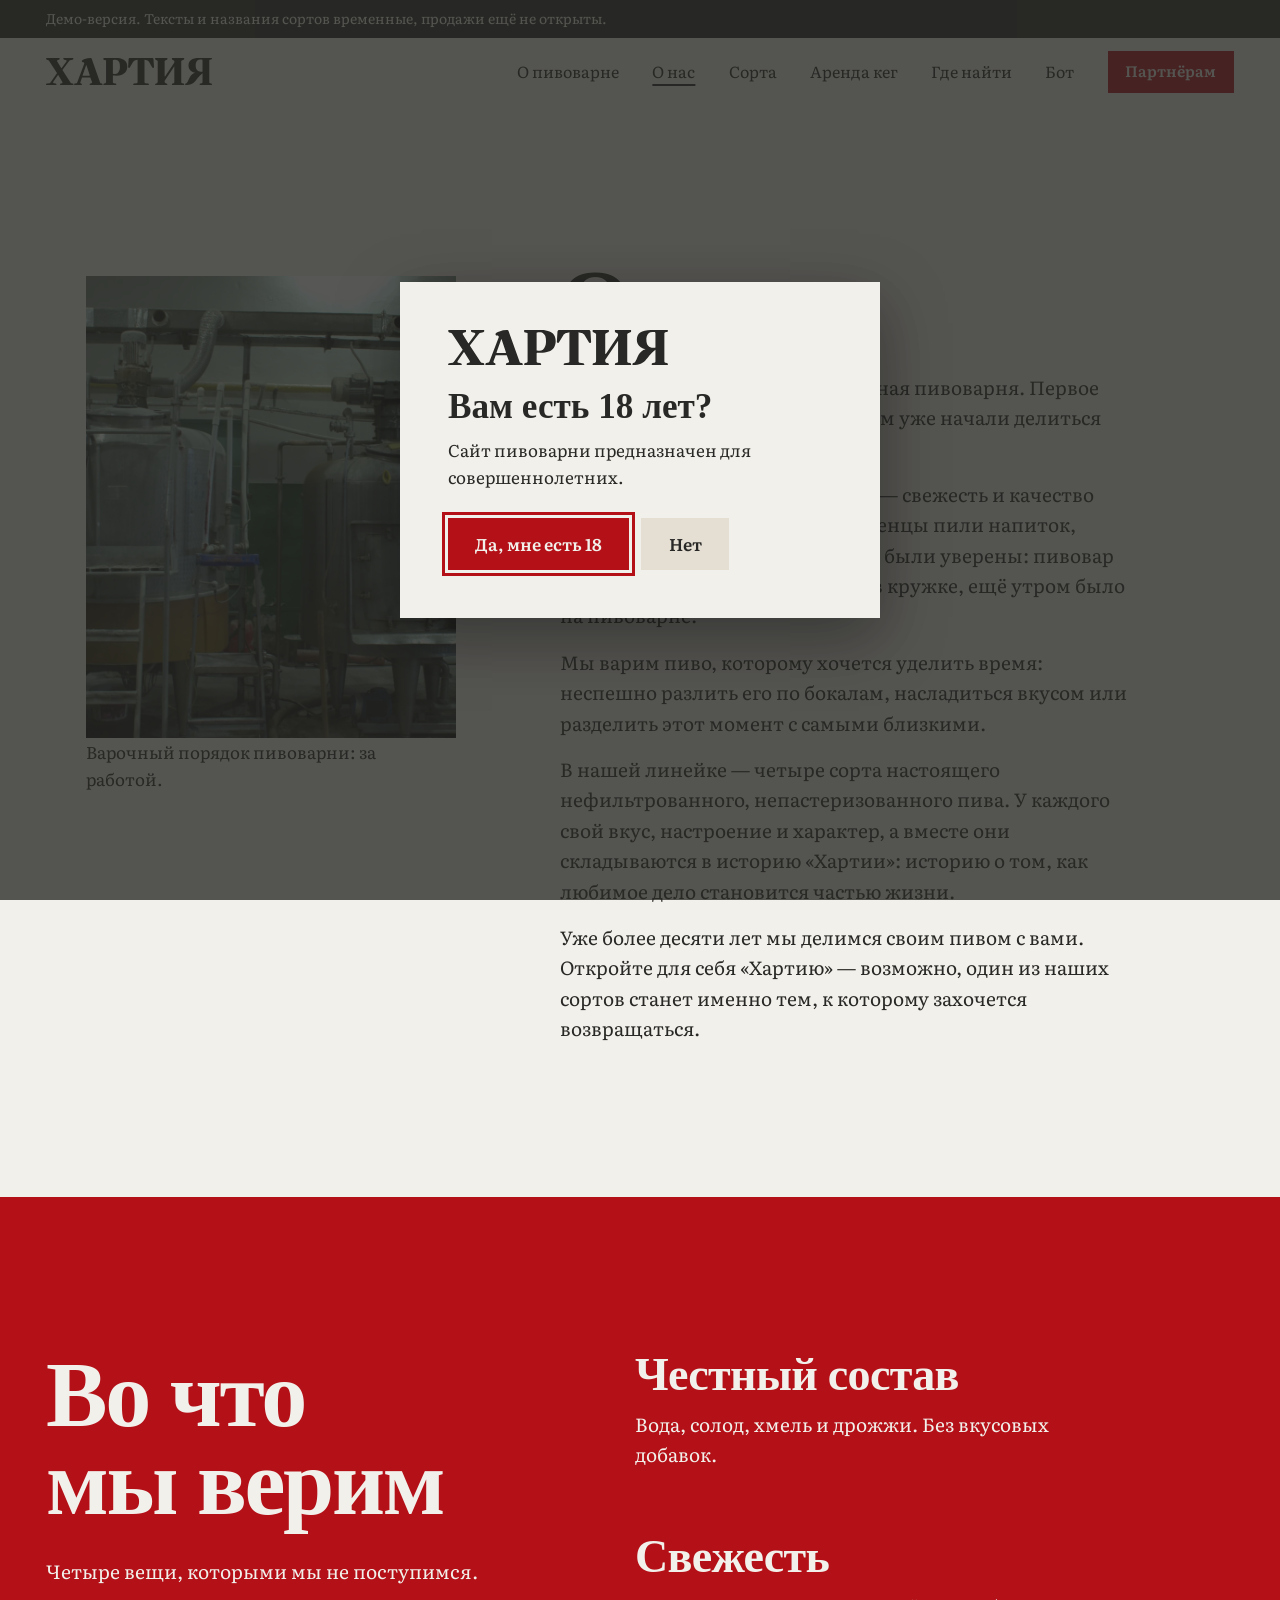
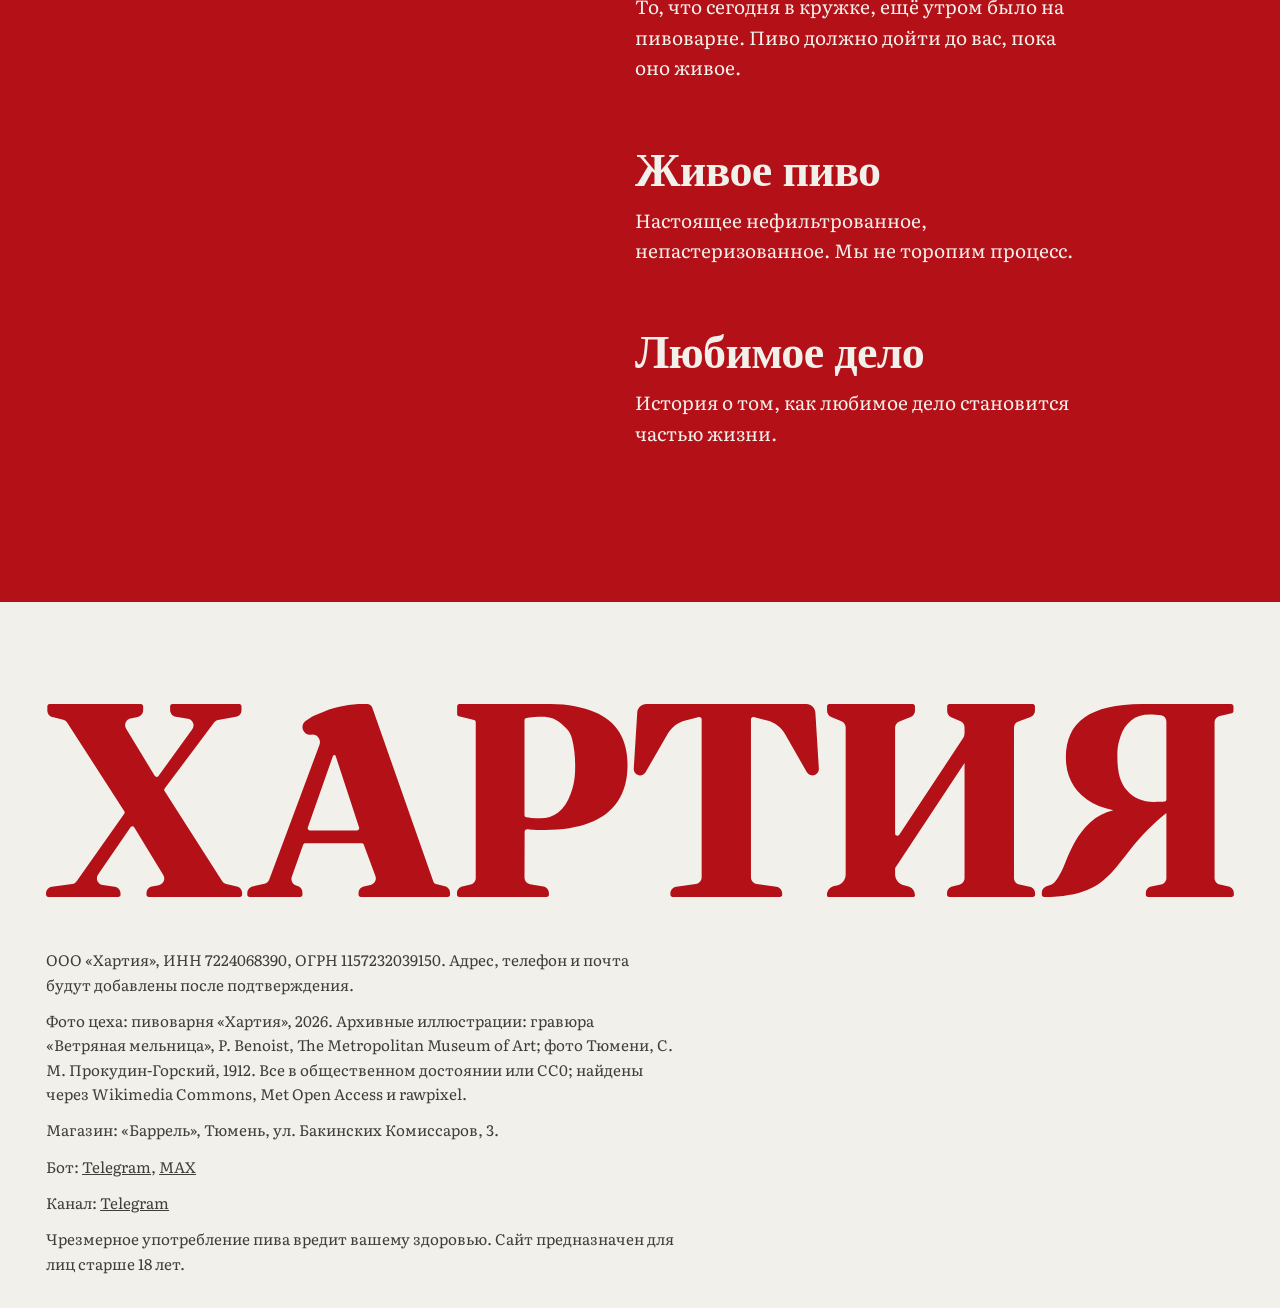
<file: o-nas.html>
<!doctype html>
<html lang="ru">
<head>
<meta charset="utf-8">
<meta name="viewport" content="width=device-width,initial-scale=1,viewport-fit=cover">
<title>О нас: история пивоварни Хартия в Тюмени</title>
<meta name="description" content="История создания пивоварни «Хартия» из первых уст и ценности, по которым мы варим пиво в Тюмени.">
<!-- ВАЖНО: пока сайт демо, он закрыт от поисковиков. При запуске заменить noindex,nofollow на index,follow (и в robots.txt убрать Disallow). -->
<meta name="robots" content="noindex,nofollow">
<meta name="theme-color" content="#F2F0EA">
<link rel="icon" href="assets/favicon.png" type="image/png" sizes="256x256">
<!-- При запуске добавить адрес сайта: <link rel="canonical" href="https://АДРЕС/o-nas.html"> и og:url, og:image (полный адрес картинки), добавить sitemap.xml. -->
<meta property="og:type" content="website">
<meta property="og:locale" content="ru_RU">
<meta property="og:site_name" content="Хартия">
<meta property="og:title" content="О нас: история пивоварни Хартия в Тюмени">
<meta property="og:description" content="История создания пивоварни «Хартия» из первых уст и ценности, по которым мы варим пиво в Тюмени.">
<link rel="preconnect" href="https://fonts.googleapis.com">
<link rel="preconnect" href="https://fonts.gstatic.com" crossorigin>
<link rel="stylesheet" href="https://fonts.googleapis.com/css2?family=Literata:ital,wght@0,400;0,600;1,400&family=Old+Standard+TT:ital,wght@0,400;0,700;1,400&display=swap">
<link rel="stylesheet" href="assets/site.css">
</head>
<body>
<!--
  КАК РЕДАКТИРОВАТЬ
  Сайт собирается скриптом deck/build_site.py из резервной копии deck/onepage-backup.html.
  Все .html-файлы сайта, assets/site.css и assets/site.js создаются заново при каждой сборке:
  правки лучше вносить в скрипт или резервную копию.
  Тексты, которые нужно подтвердить у владельца, помечены «ПРОВЕРИТЬ». Режимы DEMO и AGE_GATE: в assets/site.js.
-->
<script>document.documentElement.classList.add('js');</script>
<div id="page">

<div class="demo"><div class="wrap">Демо-версия. Тексты и названия сортов временные, продажи ещё не открыты.</div></div>

<header class="top">
  <div class="wrap top-in">
    <a class="brand" href="index.html" aria-label="Хартия, на главную"><img src="assets/hartia-nadpis-dark.svg" alt="Хартия" width="1051" height="171"></a>
    <button class="menu-btn" id="menu-btn" type="button" aria-expanded="false" aria-controls="nav">Меню</button>
    <nav class="nav" id="nav" aria-label="Разделы сайта">
      <a href="o-pivovarne.html">О пивоварне</a>
      <a href="o-nas.html" aria-current="page">О нас</a>
      <a href="sorta.html">Сорта</a>
      <a href="arenda-keg.html">Аренда кег</a>
      <a href="gde-najti.html">Где найти</a>
      <a href="bot.html">Бот</a>
      <a class="btn btn-red btn-sm" href="partneram.html">Партнёрам</a>
    </nav>
  </div>
</header>

<main id="main">

<section class="field-band" id="o-nas">
  <div class="wrap about">
    <figure class="about-photo rv">
      <img src="assets/owner-brewer.webp" width="800" height="1000" alt="Пивовар пивоварни «Хартия» за работой у варочного порядка" loading="lazy">
      <figcaption>Варочный порядок пивоварни: за работой.</figcaption>
    </figure>
    <div class="about-text">
      <h1 class="h2 rv">О нас</h1>
      <!-- Текст — из документа владельца (Документ 52, 12.11.2026), опечатки исправлены. ПРОВЕРИТЬ С ЮРИСТОМ перед запуском -->
      <div class="prose rv" style="--i:1">
        <p>«Хартия» — небольшая ремесленная пивоварня. Первое пиво мы сварили для себя, а потом уже начали делиться продуктом с жителями Тюмени.</p>
        <p>Основная концепция пивоварни — свежесть и качество продукта. Мы хотим, чтобы тюменцы пили напиток, сваренный на их родной земле, и были уверены: пивовар их не подведёт, а то, что сегодня в кружке, ещё утром было на пивоварне.</p>
        <p>Мы варим пиво, которому хочется уделить время: неспешно разлить его по бокалам, насладиться вкусом или разделить этот момент с самыми близкими.</p>
        <p>В нашей линейке — четыре сорта настоящего нефильтрованного, непастеризованного пива. У каждого свой вкус, настроение и характер, а вместе они складываются в историю «Хартии»: историю о том, как любимое дело становится частью жизни.</p>
        <p>Уже более десяти лет мы делимся своим пивом с вами. Откройте для себя «Хартию» — возможно, один из наших сортов станет именно тем, к которому захочется возвращаться.</p>
      </div>
    </div>
  </div>
</section>

<section class="field-band on-red on-dark" id="cennosti">
  <div class="wrap charter">
    <div class="charter-head">
      <h2 class="h2 rv">Во что мы верим</h2>
      <p class="lede rv" style="--i:1">Четыре вещи, которыми мы не поступимся.</p>
    </div>
    <!-- Ценности по документам владельца. ПРОВЕРИТЬ С ЮРИСТОМ перед запуском -->
    <ol class="articles">
      <li class="rv"><h3>Честный состав</h3><p>Вода, солод, хмель и дрожжи. Без вкусовых добавок.</p></li>
      <li class="rv"><h3>Свежесть</h3><p>То, что сегодня в кружке, ещё утром было на пивоварне. Пиво должно дойти до вас, пока оно живое.</p></li>
      <li class="rv"><h3>Живое пиво</h3><p>Настоящее нефильтрованное, непастеризованное. Мы не торопим процесс.</p></li>
      <li class="rv"><h3>Любимое дело</h3><p>История о том, как любимое дело становится частью жизни.</p></li>
    </ol>
  </div>
</section>

</main>

<footer class="foot">
  <div class="wrap">
    <div class="foot-word rv"><img src="assets/hartia-nadpis-red.svg" alt="Хартия. Частная пивоварня, Тюмень" width="1051" height="171"></div>
    <div class="foot-notes">
      <!-- Реквизиты организации добавить перед запуском -->
      <!-- ПРОВЕРИТЬ: адрес (улица в файле реквизитов читается плохо), телефон и почту подтвердить у владельца. Банковские реквизиты на сайт не выносим. -->
      <p>ООО «Хартия», ИНН 7224068390, ОГРН 1157232039150. Адрес, телефон и почта будут добавлены после подтверждения.</p>
      <p>Фото цеха: пивоварня «Хартия», 2026. Архивные иллюстрации: гравюра «Ветряная мельница», P. Benoist, The Metropolitan Museum of Art; фото Тюмени, С. М. Прокудин-Горский, 1912. Все в общественном достоянии или CC0; найдены через Wikimedia Commons, Met Open Access и rawpixel.</p>
      <p>Магазин: «Баррель», Тюмень, ул. Бакинских Комиссаров, 3.</p>
      <p>Бот: <a href="https://t.me/hatriya72_bot" target="_blank" rel="noopener">Telegram</a>, <a href="https://max.ru/se13813547_1_bot" target="_blank" rel="noopener">MAX</a></p>
      <p>Канал: <a href="https://t.me/hartiya72" target="_blank" rel="noopener">Telegram</a></p>
      <p>Чрезмерное употребление пива вредит вашему здоровью. Сайт предназначен для лиц старше 18 лет.</p>
    </div>
  </div>
</footer>

</div>

<div class="gate" id="gate" hidden role="dialog" aria-modal="true" aria-labelledby="gate-title">
  <div class="gate-card">
    <img src="assets/hartia-nadpis-dark.svg" alt="Хартия">
    <div id="gate-ask">
      <h2 id="gate-title">Вам есть 18 лет?</h2>
      <p>Сайт пивоварни предназначен для совершеннолетних.</p>
      <div class="gate-actions">
        <button class="btn btn-red" type="button" id="gate-yes">Да, мне есть 18</button>
        <button class="btn btn-quiet" type="button" id="gate-no">Нет</button>
      </div>
    </div>
    <div id="gate-denied" hidden>
      <h2>Сайт доступен с 18 лет</h2>
      <p>Приходите, когда вам исполнится 18.</p>
    </div>
  </div>
</div>

<script src="assets/site.js"></script>

</body>
</html>
</file>
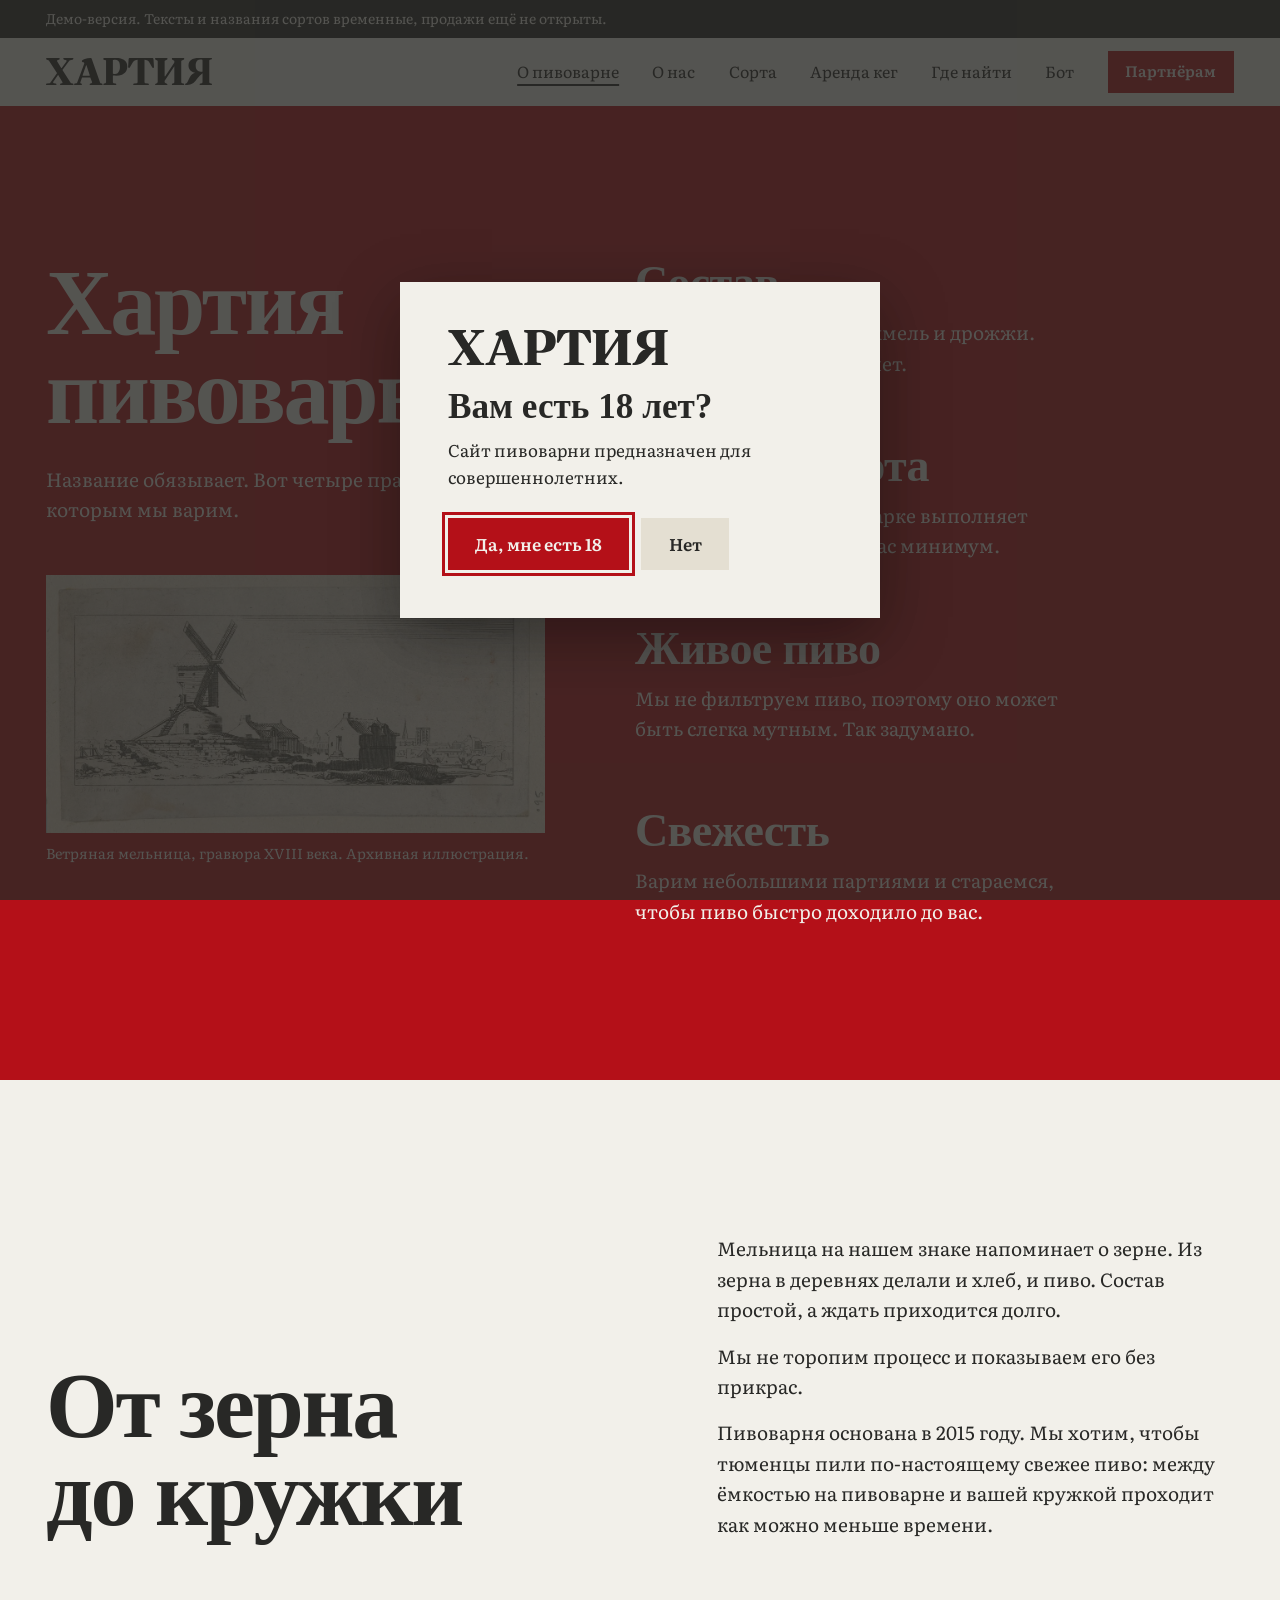
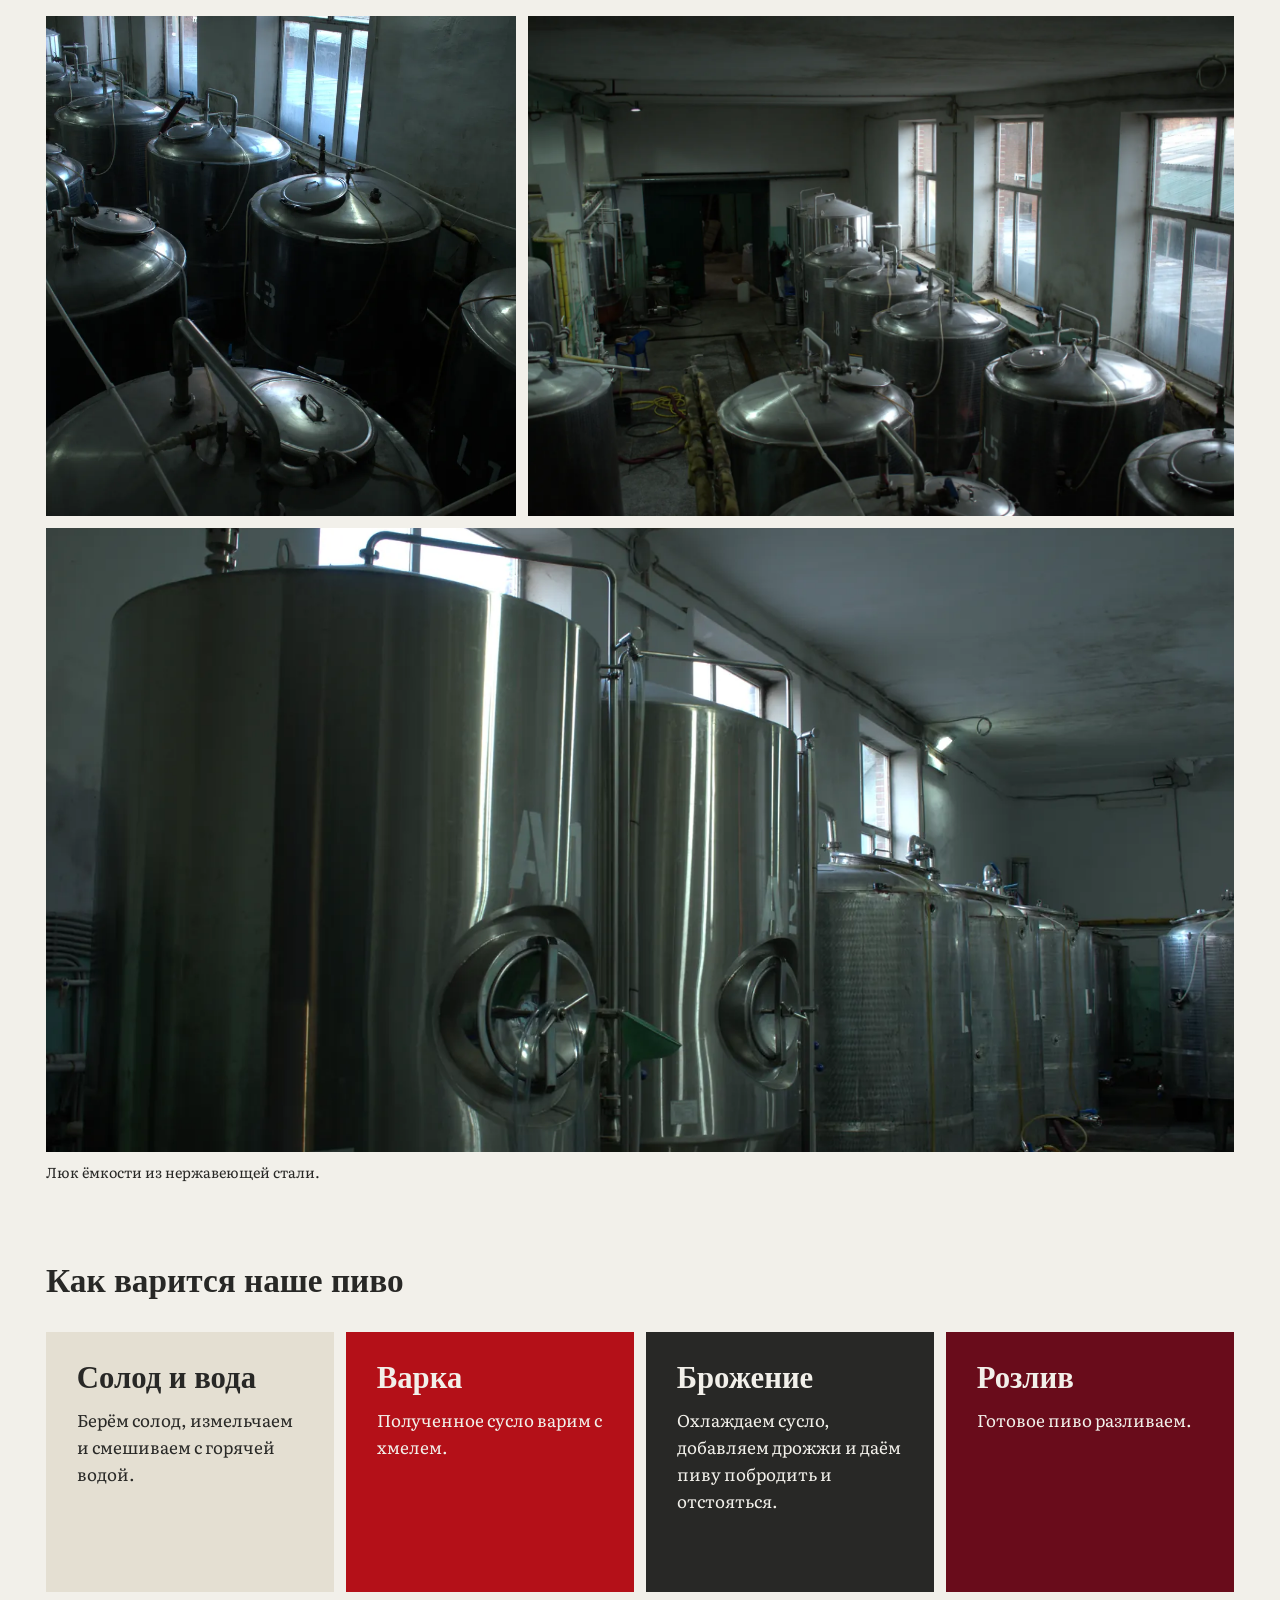
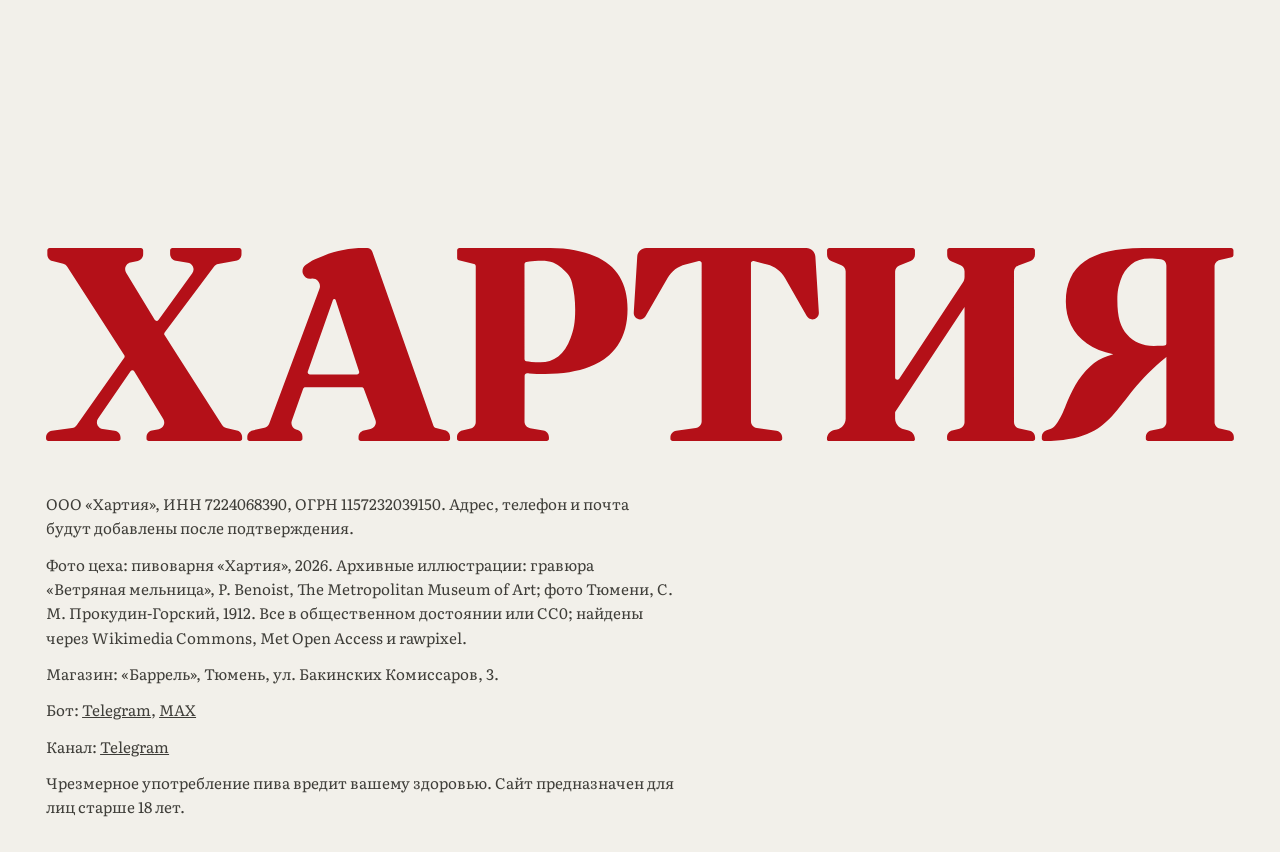
<file: o-pivovarne.html>
<!doctype html>
<html lang="ru">
<head>
<meta charset="utf-8">
<meta name="viewport" content="width=device-width,initial-scale=1,viewport-fit=cover">
<title>О пивоварне Хартия: как варим пиво в Тюмени</title>
<meta name="description" content="Четыре правила пивоварни «Хартия»: состав, ручная работа, живое пиво, свежесть. Как варится наше нефильтрованное пиво, фото цеха.">
<!-- ВАЖНО: пока сайт демо, он закрыт от поисковиков. При запуске заменить noindex,nofollow на index,follow (и в robots.txt убрать Disallow). -->
<meta name="robots" content="noindex,nofollow">
<meta name="theme-color" content="#F2F0EA">
<link rel="icon" href="assets/favicon.png" type="image/png" sizes="256x256">
<!-- При запуске добавить адрес сайта: <link rel="canonical" href="https://АДРЕС/o-pivovarne.html"> и og:url, og:image (полный адрес картинки), добавить sitemap.xml. -->
<meta property="og:type" content="website">
<meta property="og:locale" content="ru_RU">
<meta property="og:site_name" content="Хартия">
<meta property="og:title" content="О пивоварне Хартия: как варим пиво в Тюмени">
<meta property="og:description" content="Четыре правила пивоварни «Хартия»: состав, ручная работа, живое пиво, свежесть. Как варится наше нефильтрованное пиво, фото цеха.">
<link rel="preconnect" href="https://fonts.googleapis.com">
<link rel="preconnect" href="https://fonts.gstatic.com" crossorigin>
<link rel="stylesheet" href="https://fonts.googleapis.com/css2?family=Literata:ital,wght@0,400;0,600;1,400&family=Old+Standard+TT:ital,wght@0,400;0,700;1,400&display=swap">
<link rel="stylesheet" href="assets/site.css">
</head>
<body>
<!--
  КАК РЕДАКТИРОВАТЬ
  Сайт собирается скриптом deck/build_site.py из резервной копии deck/onepage-backup.html.
  Все .html-файлы сайта, assets/site.css и assets/site.js создаются заново при каждой сборке:
  правки лучше вносить в скрипт или резервную копию.
  Тексты, которые нужно подтвердить у владельца, помечены «ПРОВЕРИТЬ». Режимы DEMO и AGE_GATE: в assets/site.js.
-->
<script>document.documentElement.classList.add('js');</script>
<div id="page">

<div class="demo"><div class="wrap">Демо-версия. Тексты и названия сортов временные, продажи ещё не открыты.</div></div>

<header class="top">
  <div class="wrap top-in">
    <a class="brand" href="index.html" aria-label="Хартия, на главную"><img src="assets/hartia-nadpis-dark.svg" alt="Хартия" width="1051" height="171"></a>
    <button class="menu-btn" id="menu-btn" type="button" aria-expanded="false" aria-controls="nav">Меню</button>
    <nav class="nav" id="nav" aria-label="Разделы сайта">
      <a href="o-pivovarne.html" aria-current="page">О пивоварне</a>
      <a href="o-nas.html">О нас</a>
      <a href="sorta.html">Сорта</a>
      <a href="arenda-keg.html">Аренда кег</a>
      <a href="gde-najti.html">Где найти</a>
      <a href="bot.html">Бот</a>
      <a class="btn btn-red btn-sm" href="partneram.html">Партнёрам</a>
    </nav>
  </div>
</header>

<main id="main">

<section class="field-band on-red on-dark" id="hartia">
  <div class="wrap charter">
    <div class="charter-head">
      <h1 class="h2 rv">Хартия пивоварни</h1>
      <p class="lede rv" style="--i:1">Название обязывает. Вот четыре правила, по которым мы варим.</p>
      <figure class="fig rv" style="--i:2">
        <img src="assets/view-of-a-windmill.webp" width="1200" height="621" alt="Старая гравюра: ветряная мельница на холме и городок вдали">
        <figcaption>Ветряная мельница, гравюра XVIII века. Архивная иллюстрация.</figcaption>
      </figure>
    </div>
    <!-- ПРОВЕРИТЬ: все четыре статьи со слов владельца -->
    <ol class="articles">
      <li class="rv"><h3>Состав</h3><p>В пиво идут вода, солод, хмель и дрожжи. Вкусовых добавок в нём нет.</p></li>
      <li class="rv"><h3>Ручная работа</h3><p>Основные операции на варке выполняет пивовар. Автоматики у нас минимум.</p></li>
      <li class="rv"><h3>Живое пиво</h3><p>Мы не фильтруем пиво, поэтому оно может быть слегка мутным. Так задумано.</p></li>
      <li class="rv"><h3>Свежесть</h3><p>Варим небольшими партиями и стараемся, чтобы пиво быстро доходило до вас.</p></li>
    </ol>
  </div>
</section>

<section class="field-band" id="proizvodstvo">
  <div class="wrap">
    <div class="prod-head">
      <h2 class="h2 rv">От зерна до кружки</h2>
      <div class="prose rv" style="--i:1">
        <p>Мельница на нашем знаке напоминает о зерне. Из зерна в деревнях делали и хлеб, и пиво. Состав простой, а ждать приходится долго.</p>
        <p>Мы не торопим процесс и показываем его без прикрас.</p>
        <!-- ПРОВЕРИТЬ: пересказ раздела «О пивоварне» из документа владельца -->
        <p>Пивоварня основана в 2015 году. Мы хотим, чтобы тюменцы пили по-настоящему свежее пиво: между ёмкостью на пивоварне и вашей кружкой проходит как можно меньше времени.</p>
      </div>
    </div>
    <!-- Фотографии с пивоварни, съёмка 2 ноября -->
    <div class="plates">
      <figure class="fig rv">
        <img src="assets/brewery-fermenters-l3.webp" width="1400" height="935" alt="Ряд ёмкостей из нержавеющей стали у окна в цехе пивоварни" loading="lazy">
        <figcaption>Ёмкости для брожения в цехе.</figcaption>
      </figure>
      <figure class="fig fig-wide rv" style="--i:1">
        <img src="assets/brewery-hall-a-tanks.webp" width="1600" height="1068" alt="Общий вид цеха пивоварни: большие ёмкости из нержавеющей стали, лестница и кеги" loading="lazy">
        <figcaption>Цех пивоварни: ёмкости, кеги, шланги для перекачки.</figcaption>
      </figure>
      <figure class="fig rv" style="grid-column:1/-1">
        <img src="assets/brewery-tank-hatch.webp" width="1600" height="1068" alt="Люк ёмкости из нержавеющей стали крупным планом" loading="lazy" style="aspect-ratio:2/1;object-position:50% 45%">
        <figcaption>Люк ёмкости из нержавеющей стали.</figcaption>
      </figure>
    </div>
    <p class="steps-title rv">Как варится наше пиво</p>
    <!-- ПРОВЕРИТЬ: этапы описаны в общем виде, уточнить под реальный процесс -->
    <ol class="steps">
      <li class="rv"><h3>Солод и вода</h3><p>Берём солод, измельчаем и смешиваем с горячей водой.</p></li>
      <li class="rv" style="--i:1"><h3>Варка</h3><p>Полученное сусло варим с хмелем.</p></li>
      <li class="rv" style="--i:2"><h3>Брожение</h3><p>Охлаждаем сусло, добавляем дрожжи и даём пиву побродить и отстояться.</p></li>
      <li class="rv" style="--i:3"><h3>Розлив</h3><p>Готовое пиво разливаем.</p></li>
    </ol>
  </div>
</section>

</main>

<footer class="foot">
  <div class="wrap">
    <div class="foot-word rv"><img src="assets/hartia-nadpis-red.svg" alt="Хартия. Частная пивоварня, Тюмень" width="1051" height="171"></div>
    <div class="foot-notes">
      <!-- Реквизиты организации добавить перед запуском -->
      <!-- ПРОВЕРИТЬ: адрес (улица в файле реквизитов читается плохо), телефон и почту подтвердить у владельца. Банковские реквизиты на сайт не выносим. -->
      <p>ООО «Хартия», ИНН 7224068390, ОГРН 1157232039150. Адрес, телефон и почта будут добавлены после подтверждения.</p>
      <p>Фото цеха: пивоварня «Хартия», 2026. Архивные иллюстрации: гравюра «Ветряная мельница», P. Benoist, The Metropolitan Museum of Art; фото Тюмени, С. М. Прокудин-Горский, 1912. Все в общественном достоянии или CC0; найдены через Wikimedia Commons, Met Open Access и rawpixel.</p>
      <p>Магазин: «Баррель», Тюмень, ул. Бакинских Комиссаров, 3.</p>
      <p>Бот: <a href="https://t.me/hatriya72_bot" target="_blank" rel="noopener">Telegram</a>, <a href="https://max.ru/se13813547_1_bot" target="_blank" rel="noopener">MAX</a></p>
      <p>Канал: <a href="https://t.me/hartiya72" target="_blank" rel="noopener">Telegram</a></p>
      <p>Чрезмерное употребление пива вредит вашему здоровью. Сайт предназначен для лиц старше 18 лет.</p>
    </div>
  </div>
</footer>

</div>

<div class="gate" id="gate" hidden role="dialog" aria-modal="true" aria-labelledby="gate-title">
  <div class="gate-card">
    <img src="assets/hartia-nadpis-dark.svg" alt="Хартия">
    <div id="gate-ask">
      <h2 id="gate-title">Вам есть 18 лет?</h2>
      <p>Сайт пивоварни предназначен для совершеннолетних.</p>
      <div class="gate-actions">
        <button class="btn btn-red" type="button" id="gate-yes">Да, мне есть 18</button>
        <button class="btn btn-quiet" type="button" id="gate-no">Нет</button>
      </div>
    </div>
    <div id="gate-denied" hidden>
      <h2>Сайт доступен с 18 лет</h2>
      <p>Приходите, когда вам исполнится 18.</p>
    </div>
  </div>
</div>

<script src="assets/site.js"></script>

</body>
</html>
</file>
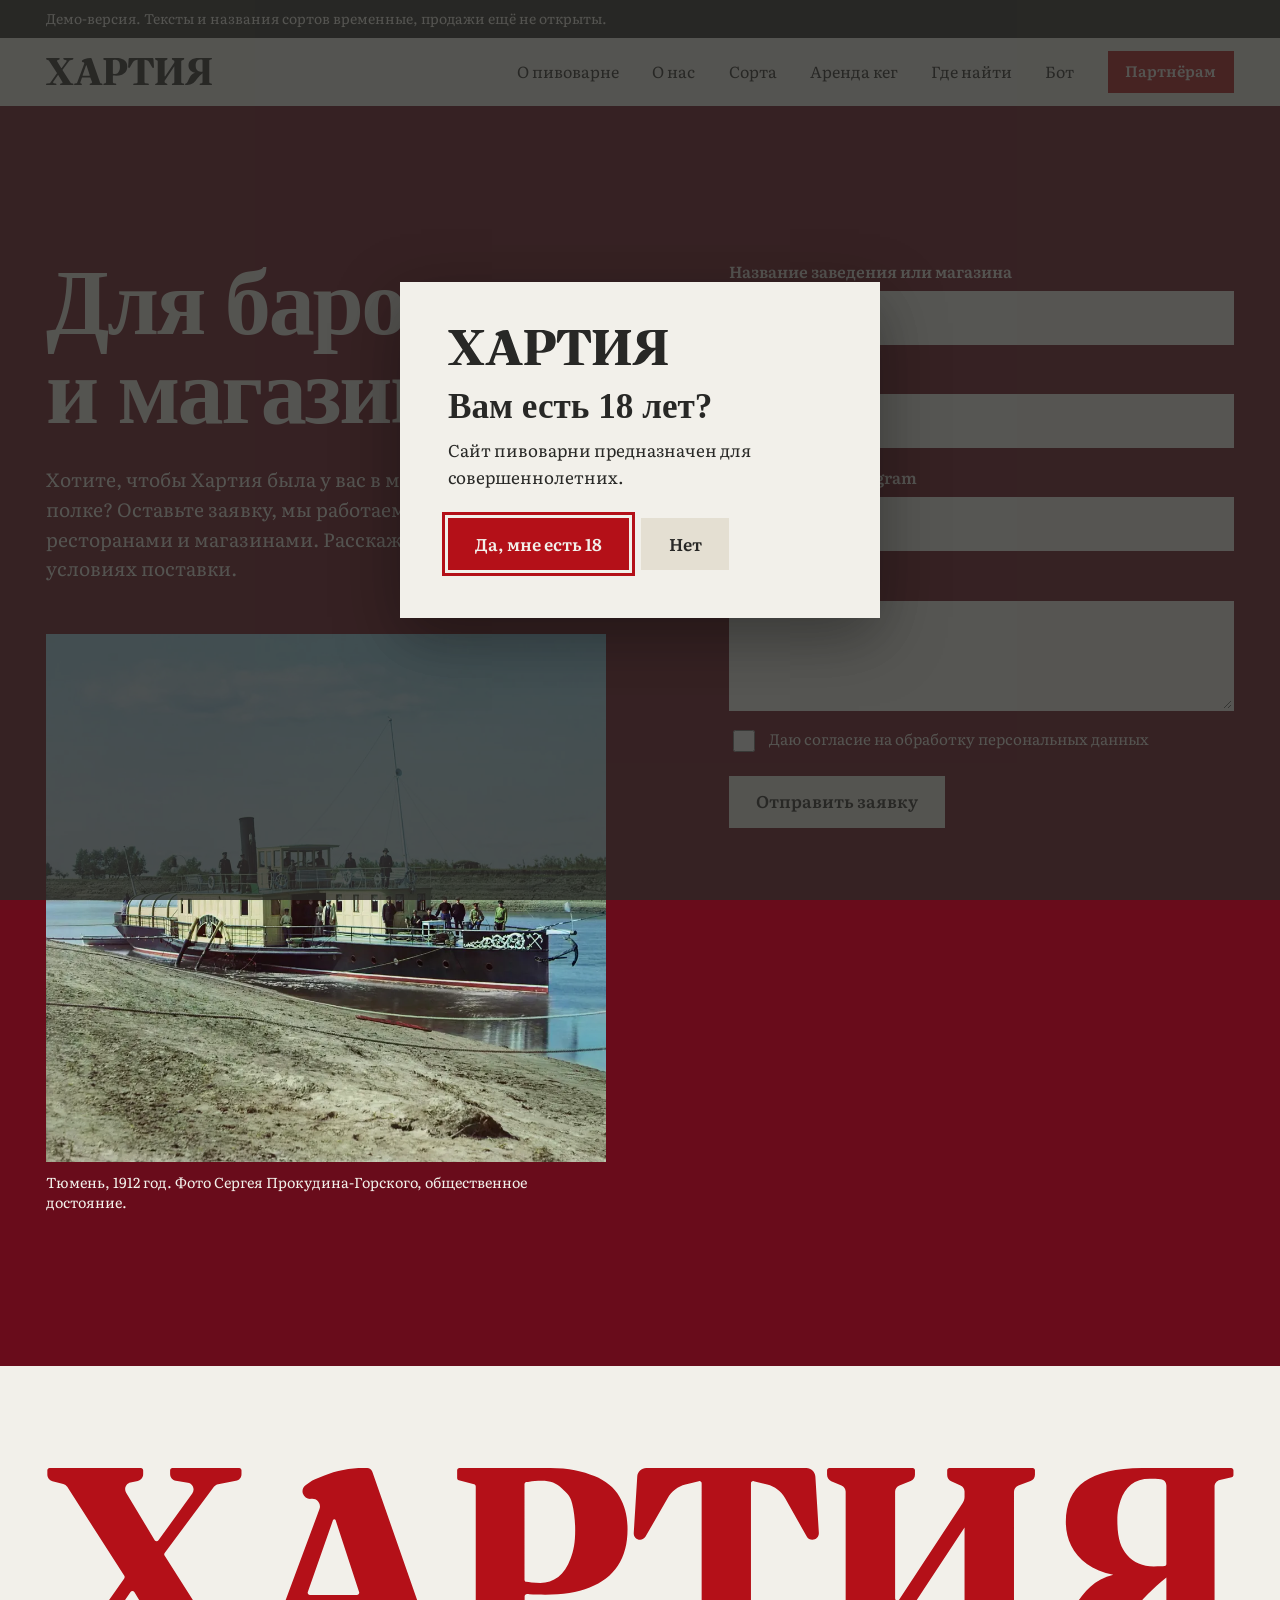
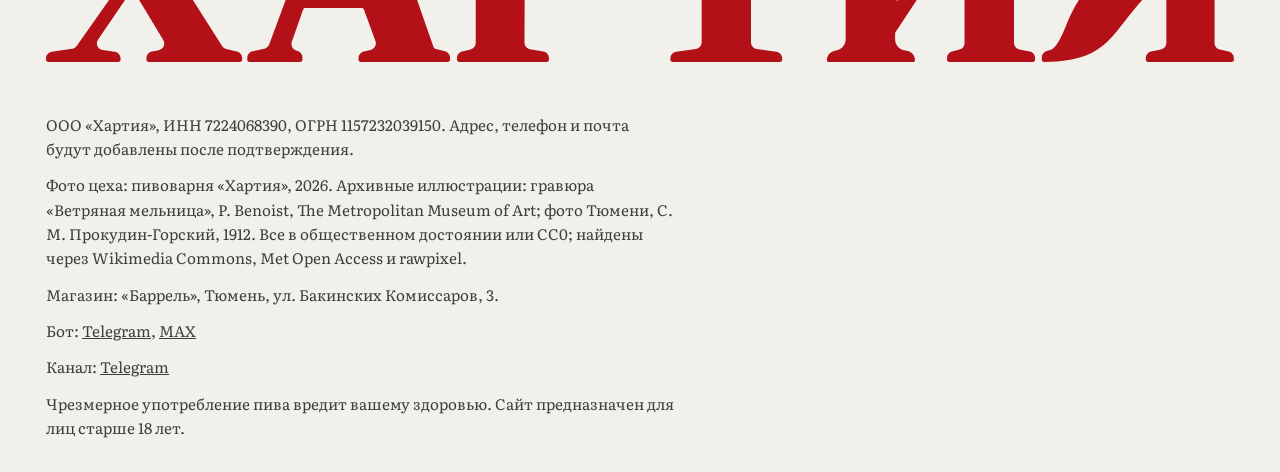
<file: partneram.html>
<!doctype html>
<html lang="ru">
<head>
<meta charset="utf-8">
<meta name="viewport" content="width=device-width,initial-scale=1,viewport-fit=cover">
<title>Хартия для баров и магазинов: поставка свежего пива в Тюмени</title>
<meta name="description" content="Хотите, чтобы пиво «Хартия» было у вас в меню или на полке? Оставьте заявку, расскажем о сортах и условиях поставки.">
<!-- ВАЖНО: пока сайт демо, он закрыт от поисковиков. При запуске заменить noindex,nofollow на index,follow (и в robots.txt убрать Disallow). -->
<meta name="robots" content="noindex,nofollow">
<meta name="theme-color" content="#F2F0EA">
<link rel="icon" href="assets/favicon.png" type="image/png" sizes="256x256">
<!-- При запуске добавить адрес сайта: <link rel="canonical" href="https://АДРЕС/partneram.html"> и og:url, og:image (полный адрес картинки), добавить sitemap.xml. -->
<meta property="og:type" content="website">
<meta property="og:locale" content="ru_RU">
<meta property="og:site_name" content="Хартия">
<meta property="og:title" content="Хартия для баров и магазинов: поставка свежего пива в Тюмени">
<meta property="og:description" content="Хотите, чтобы пиво «Хартия» было у вас в меню или на полке? Оставьте заявку, расскажем о сортах и условиях поставки.">
<link rel="preconnect" href="https://fonts.googleapis.com">
<link rel="preconnect" href="https://fonts.gstatic.com" crossorigin>
<link rel="stylesheet" href="https://fonts.googleapis.com/css2?family=Literata:ital,wght@0,400;0,600;1,400&family=Old+Standard+TT:ital,wght@0,400;0,700;1,400&display=swap">
<link rel="stylesheet" href="assets/site.css">
</head>
<body>
<!--
  КАК РЕДАКТИРОВАТЬ
  Сайт собирается скриптом deck/build_site.py из резервной копии deck/onepage-backup.html.
  Все .html-файлы сайта, assets/site.css и assets/site.js создаются заново при каждой сборке:
  правки лучше вносить в скрипт или резервную копию.
  Тексты, которые нужно подтвердить у владельца, помечены «ПРОВЕРИТЬ». Режимы DEMO и AGE_GATE: в assets/site.js.
-->
<script>document.documentElement.classList.add('js');</script>
<div id="page">

<div class="demo"><div class="wrap">Демо-версия. Тексты и названия сортов временные, продажи ещё не открыты.</div></div>

<header class="top">
  <div class="wrap top-in">
    <a class="brand" href="index.html" aria-label="Хартия, на главную"><img src="assets/hartia-nadpis-dark.svg" alt="Хартия" width="1051" height="171"></a>
    <button class="menu-btn" id="menu-btn" type="button" aria-expanded="false" aria-controls="nav">Меню</button>
    <nav class="nav" id="nav" aria-label="Разделы сайта">
      <a href="o-pivovarne.html">О пивоварне</a>
      <a href="o-nas.html">О нас</a>
      <a href="sorta.html">Сорта</a>
      <a href="arenda-keg.html">Аренда кег</a>
      <a href="gde-najti.html">Где найти</a>
      <a href="bot.html">Бот</a>
      <a class="btn btn-red btn-sm" href="partneram.html" aria-current="page">Партнёрам</a>
    </nav>
  </div>
</header>

<main id="main">

<section class="field-band on-oxblood on-dark" id="partners">
  <div class="wrap partners-grid">
    <div>
      <h1 class="h2 rv">Для баров и магазинов</h1>
      <p class="lede rv" style="--i:1">Хотите, чтобы Хартия была у вас в меню или на полке? Оставьте заявку, мы работаем с барами, ресторанами и магазинами. Расскажем о сортах и условиях поставки.</p>
      <figure class="fig rv" style="--i:2">
        <img src="assets/tyumen-prokudin-gorsky-1912.webp" width="1000" height="943" alt="Цветной снимок 1912 года: пассажирский пароход у берега реки в Тюмени">
        <figcaption>Тюмень, 1912 год. Фото Сергея Прокудина-Горского, общественное достояние.</figcaption>
      </figure>
    </div>
    <form class="form rv" id="partner-form" data-demo>
      <div class="field">
        <label for="p-org">Название заведения или магазина</label>
        <input id="p-org" name="org" type="text" autocomplete="organization" required>
      </div>
      <div class="field">
        <label for="p-name">Контактное лицо</label>
        <input id="p-name" name="name" type="text" autocomplete="name" required>
      </div>
      <div class="field">
        <label for="p-contact">Телефон или Telegram</label>
        <input id="p-contact" name="contact" type="text" autocomplete="off" required>
      </div>
      <div class="field">
        <label for="p-msg">Комментарий</label>
        <textarea id="p-msg" name="msg"></textarea>
      </div>
      <div class="consent">
        <input id="p-consent" name="consent" type="checkbox" required>
        <label for="p-consent">Даю согласие на обработку персональных данных</label>
      </div>
      <button class="btn" type="submit">Отправить заявку</button>
      <p class="form-status" role="status" aria-live="polite"></p>
    </form>
  </div>
</section>

</main>

<footer class="foot">
  <div class="wrap">
    <div class="foot-word rv"><img src="assets/hartia-nadpis-red.svg" alt="Хартия. Частная пивоварня, Тюмень" width="1051" height="171"></div>
    <div class="foot-notes">
      <!-- Реквизиты организации добавить перед запуском -->
      <!-- ПРОВЕРИТЬ: адрес (улица в файле реквизитов читается плохо), телефон и почту подтвердить у владельца. Банковские реквизиты на сайт не выносим. -->
      <p>ООО «Хартия», ИНН 7224068390, ОГРН 1157232039150. Адрес, телефон и почта будут добавлены после подтверждения.</p>
      <p>Фото цеха: пивоварня «Хартия», 2026. Архивные иллюстрации: гравюра «Ветряная мельница», P. Benoist, The Metropolitan Museum of Art; фото Тюмени, С. М. Прокудин-Горский, 1912. Все в общественном достоянии или CC0; найдены через Wikimedia Commons, Met Open Access и rawpixel.</p>
      <p>Магазин: «Баррель», Тюмень, ул. Бакинских Комиссаров, 3.</p>
      <p>Бот: <a href="https://t.me/hatriya72_bot" target="_blank" rel="noopener">Telegram</a>, <a href="https://max.ru/se13813547_1_bot" target="_blank" rel="noopener">MAX</a></p>
      <p>Канал: <a href="https://t.me/hartiya72" target="_blank" rel="noopener">Telegram</a></p>
      <p>Чрезмерное употребление пива вредит вашему здоровью. Сайт предназначен для лиц старше 18 лет.</p>
    </div>
  </div>
</footer>

</div>

<div class="gate" id="gate" hidden role="dialog" aria-modal="true" aria-labelledby="gate-title">
  <div class="gate-card">
    <img src="assets/hartia-nadpis-dark.svg" alt="Хартия">
    <div id="gate-ask">
      <h2 id="gate-title">Вам есть 18 лет?</h2>
      <p>Сайт пивоварни предназначен для совершеннолетних.</p>
      <div class="gate-actions">
        <button class="btn btn-red" type="button" id="gate-yes">Да, мне есть 18</button>
        <button class="btn btn-quiet" type="button" id="gate-no">Нет</button>
      </div>
    </div>
    <div id="gate-denied" hidden>
      <h2>Сайт доступен с 18 лет</h2>
      <p>Приходите, когда вам исполнится 18.</p>
    </div>
  </div>
</div>

<script src="assets/site.js"></script>

</body>
</html>
</file>
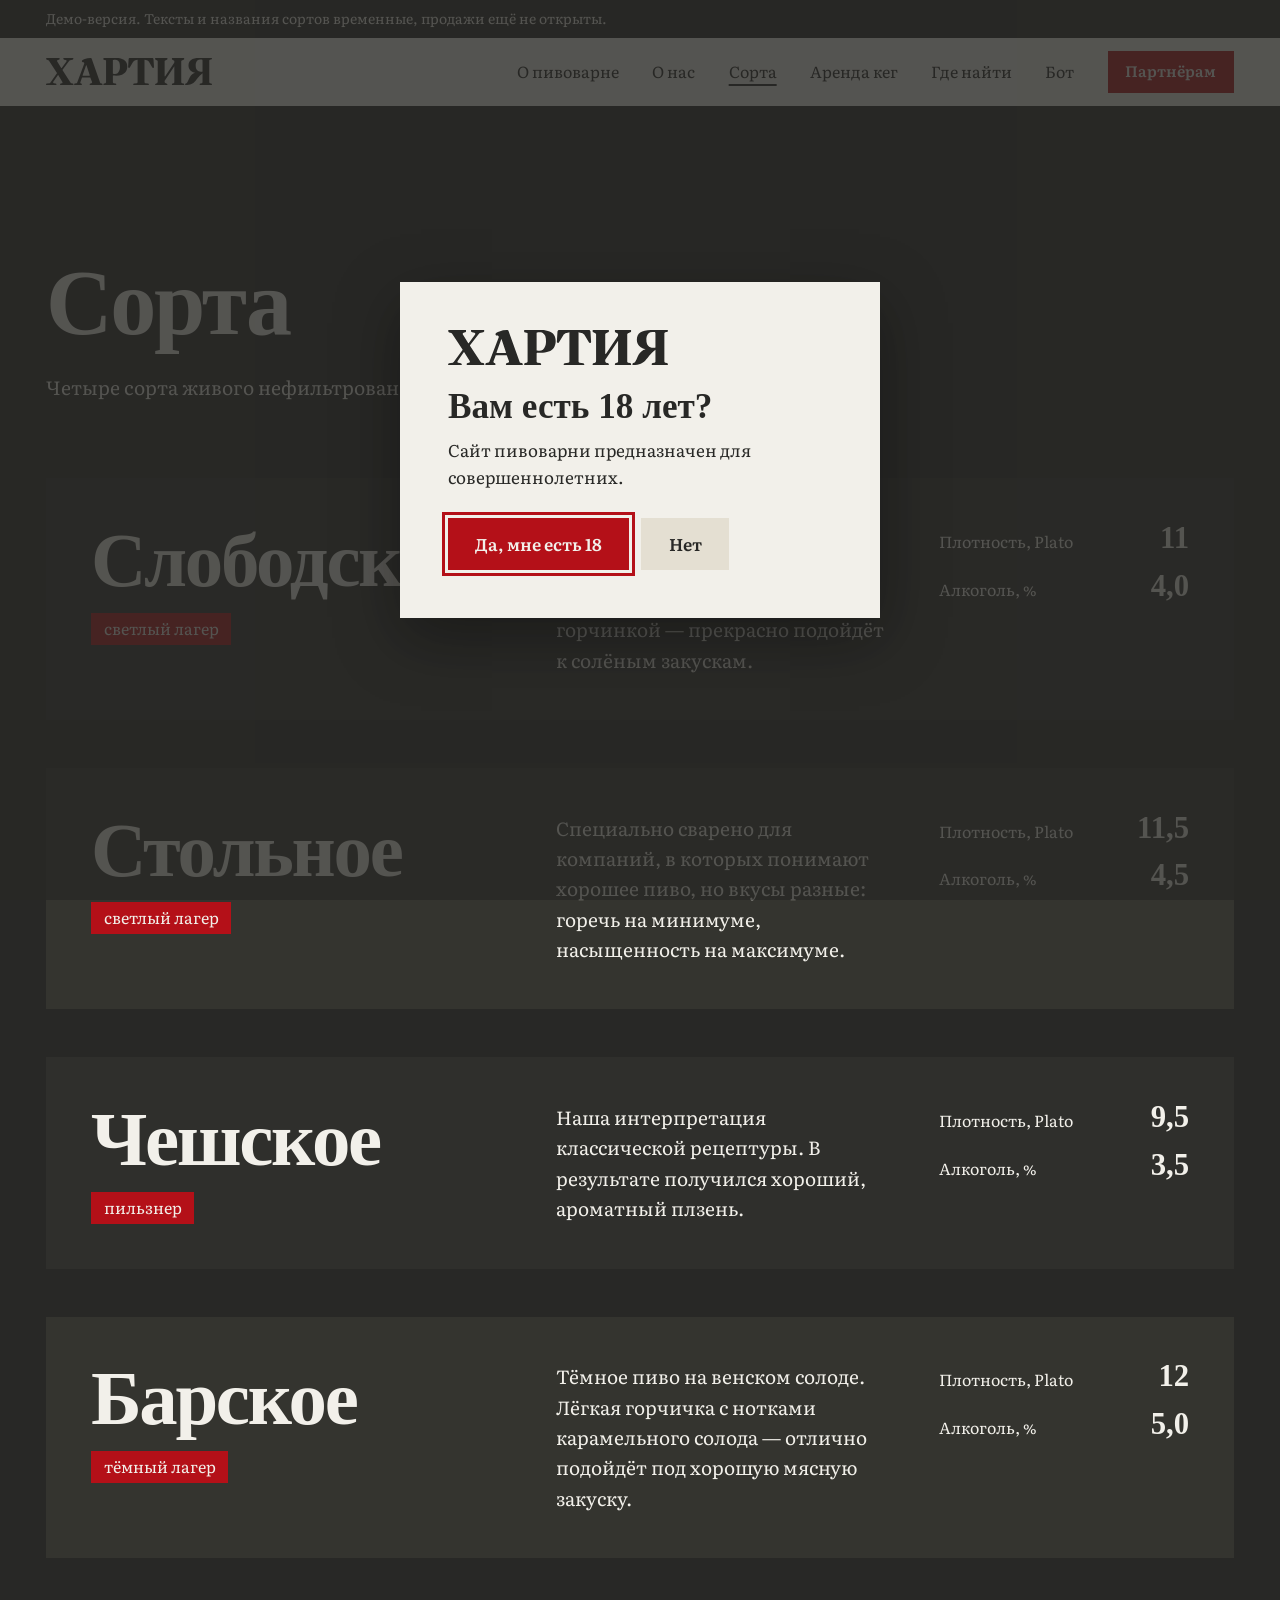
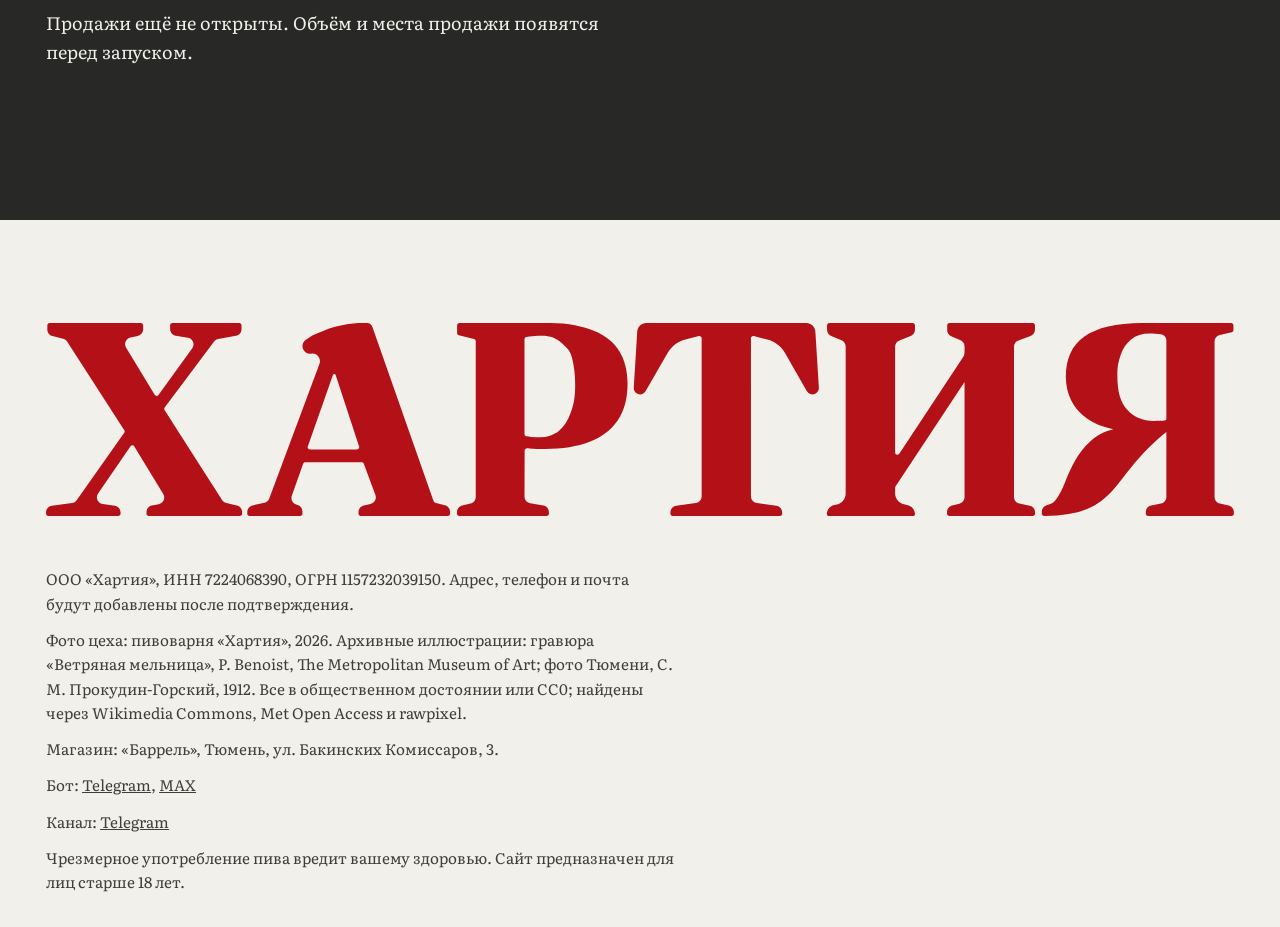
<file: sorta.html>
<!doctype html>
<html lang="ru">
<head>
<meta charset="utf-8">
<meta name="viewport" content="width=device-width,initial-scale=1,viewport-fit=cover">
<title>Сорта пива Хартия: Слободское, Стольное, Чешское, Барское</title>
<meta name="description" content="Четыре сорта живого нефильтрованного пива пивоварни «Хартия» из Тюмени: плотность и крепость каждого.">
<!-- ВАЖНО: пока сайт демо, он закрыт от поисковиков. При запуске заменить noindex,nofollow на index,follow (и в robots.txt убрать Disallow). -->
<meta name="robots" content="noindex,nofollow">
<meta name="theme-color" content="#F2F0EA">
<link rel="icon" href="assets/favicon.png" type="image/png" sizes="256x256">
<!-- При запуске добавить адрес сайта: <link rel="canonical" href="https://АДРЕС/sorta.html"> и og:url, og:image (полный адрес картинки), добавить sitemap.xml. -->
<meta property="og:type" content="website">
<meta property="og:locale" content="ru_RU">
<meta property="og:site_name" content="Хартия">
<meta property="og:title" content="Сорта пива Хартия: Слободское, Стольное, Чешское, Барское">
<meta property="og:description" content="Четыре сорта живого нефильтрованного пива пивоварни «Хартия» из Тюмени: плотность и крепость каждого.">
<link rel="preconnect" href="https://fonts.googleapis.com">
<link rel="preconnect" href="https://fonts.gstatic.com" crossorigin>
<link rel="stylesheet" href="https://fonts.googleapis.com/css2?family=Literata:ital,wght@0,400;0,600;1,400&family=Old+Standard+TT:ital,wght@0,400;0,700;1,400&display=swap">
<link rel="stylesheet" href="assets/site.css">
</head>
<body>
<!--
  КАК РЕДАКТИРОВАТЬ
  Сайт собирается скриптом deck/build_site.py из резервной копии deck/onepage-backup.html.
  Все .html-файлы сайта, assets/site.css и assets/site.js создаются заново при каждой сборке:
  правки лучше вносить в скрипт или резервную копию.
  Тексты, которые нужно подтвердить у владельца, помечены «ПРОВЕРИТЬ». Режимы DEMO и AGE_GATE: в assets/site.js.
-->
<script>document.documentElement.classList.add('js');</script>
<div id="page">

<div class="demo"><div class="wrap">Демо-версия. Тексты и названия сортов временные, продажи ещё не открыты.</div></div>

<header class="top">
  <div class="wrap top-in">
    <a class="brand" href="index.html" aria-label="Хартия, на главную"><img src="assets/hartia-nadpis-dark.svg" alt="Хартия" width="1051" height="171"></a>
    <button class="menu-btn" id="menu-btn" type="button" aria-expanded="false" aria-controls="nav">Меню</button>
    <nav class="nav" id="nav" aria-label="Разделы сайта">
      <a href="o-pivovarne.html">О пивоварне</a>
      <a href="o-nas.html">О нас</a>
      <a href="sorta.html" aria-current="page">Сорта</a>
      <a href="arenda-keg.html">Аренда кег</a>
      <a href="gde-najti.html">Где найти</a>
      <a href="bot.html">Бот</a>
      <a class="btn btn-red btn-sm" href="partneram.html">Партнёрам</a>
    </nav>
  </div>
</header>

<main id="main">

<!-- ПРОВЕРИТЬ С ЮРИСТОМ: названия сортов и их описания в интернете могут считаться рекламой пива -->
<section class="field-band on-ink on-dark" id="sorta">
  <div class="wrap">
    <div class="sorts-head">
      <h1 class="h2 rv">Сорта</h1>
      <p class="lede rv" style="--i:1">Четыре сорта живого нефильтрованного пива.</p>
    </div>
    <!-- Описания и цифры из текста владельца от 12.11.2026 (Документ 52), опечатки исправлены. ПРОВЕРИТЬ С ЮРИСТОМ перед запуском -->
    <!-- ПРОВЕРИТЬ У ВЛАДЕЛЬЦА: название четвёртого сорта — в присланном тексте читается как «Барское» (тёмное на венском солоде, 5 % / 12) -->
    <ul class="menu">
      <li class="sort rv">
        <div><h3 class="sort-name">Слободское</h3><p class="sort-type">светлый лагер</p></div>
        <p class="sort-desc">Сорт для любителей классического светлого пива. Достаточно лёгкое, с умеренной горчинкой — прекрасно подойдёт к солёным закускам.</p>
        <dl class="specs">
          <div><dt>Плотность, Plato</dt><dd>11</dd></div>
          <div><dt>Алкоголь, %</dt><dd>4,0</dd></div>
        </dl>
      </li>
      <li class="sort rv">
        <div><h3 class="sort-name">Стольное</h3><p class="sort-type">светлый лагер</p></div>
        <p class="sort-desc">Специально сварено для компаний, в которых понимают хорошее пиво, но вкусы разные: горечь на минимуме, насыщенность на максимуме.</p>
        <dl class="specs">
          <div><dt>Плотность, Plato</dt><dd>11,5</dd></div>
          <div><dt>Алкоголь, %</dt><dd>4,5</dd></div>
        </dl>
      </li>
      <li class="sort rv">
        <div><h3 class="sort-name">Чешское</h3><p class="sort-type">пильзнер</p></div>
        <p class="sort-desc">Наша интерпретация классической рецептуры. В результате получился хороший, ароматный плзень.</p>
        <dl class="specs">
          <div><dt>Плотность, Plato</dt><dd>9,5</dd></div>
          <div><dt>Алкоголь, %</dt><dd>3,5</dd></div>
        </dl>
      </li>
      <li class="sort rv">
        <div><h3 class="sort-name">Барское</h3><p class="sort-type">тёмный лагер</p></div>
        <p class="sort-desc">Тёмное пиво на венском солоде. Лёгкая горчичка с нотками карамельного солода — отлично подойдёт под хорошую мясную закуску.</p>
        <dl class="specs">
          <div><dt>Плотность, Plato</dt><dd>12</dd></div>
          <div><dt>Алкоголь, %</dt><dd>5,0</dd></div>
        </dl>
      </li>
    </ul>
    <p class="menu-note rv">Продажи ещё не открыты. Объём и места продажи появятся перед запуском.</p>
  </div>
</section>

</main>

<footer class="foot">
  <div class="wrap">
    <div class="foot-word rv"><img src="assets/hartia-nadpis-red.svg" alt="Хартия. Частная пивоварня, Тюмень" width="1051" height="171"></div>
    <div class="foot-notes">
      <!-- Реквизиты организации добавить перед запуском -->
      <!-- ПРОВЕРИТЬ: адрес (улица в файле реквизитов читается плохо), телефон и почту подтвердить у владельца. Банковские реквизиты на сайт не выносим. -->
      <p>ООО «Хартия», ИНН 7224068390, ОГРН 1157232039150. Адрес, телефон и почта будут добавлены после подтверждения.</p>
      <p>Фото цеха: пивоварня «Хартия», 2026. Архивные иллюстрации: гравюра «Ветряная мельница», P. Benoist, The Metropolitan Museum of Art; фото Тюмени, С. М. Прокудин-Горский, 1912. Все в общественном достоянии или CC0; найдены через Wikimedia Commons, Met Open Access и rawpixel.</p>
      <p>Магазин: «Баррель», Тюмень, ул. Бакинских Комиссаров, 3.</p>
      <p>Бот: <a href="https://t.me/hatriya72_bot" target="_blank" rel="noopener">Telegram</a>, <a href="https://max.ru/se13813547_1_bot" target="_blank" rel="noopener">MAX</a></p>
      <p>Канал: <a href="https://t.me/hartiya72" target="_blank" rel="noopener">Telegram</a></p>
      <p>Чрезмерное употребление пива вредит вашему здоровью. Сайт предназначен для лиц старше 18 лет.</p>
    </div>
  </div>
</footer>

</div>

<div class="gate" id="gate" hidden role="dialog" aria-modal="true" aria-labelledby="gate-title">
  <div class="gate-card">
    <img src="assets/hartia-nadpis-dark.svg" alt="Хартия">
    <div id="gate-ask">
      <h2 id="gate-title">Вам есть 18 лет?</h2>
      <p>Сайт пивоварни предназначен для совершеннолетних.</p>
      <div class="gate-actions">
        <button class="btn btn-red" type="button" id="gate-yes">Да, мне есть 18</button>
        <button class="btn btn-quiet" type="button" id="gate-no">Нет</button>
      </div>
    </div>
    <div id="gate-denied" hidden>
      <h2>Сайт доступен с 18 лет</h2>
      <p>Приходите, когда вам исполнится 18.</p>
    </div>
  </div>
</div>

<script src="assets/site.js"></script>

</body>
</html>
</file>
<file: assets/site.css>
/*
  Идея: «Хартия» значит «устав». Страница читается как устав пивоварни, а полосы
  меняют цвет целиком, как разделы документа: бумага, красный знака, чернила
  логотипа, тёмно-красный. Красный и тёмно-красный берутся из лопастей мельницы.
  Цвета только из гайдбука. Линий, градиентов и теней покоя нет: разделы
  отделяются сменой тона.
*/
:root {
  --paper: #F2F0EA;      /* основной фон из гайдбука */
  --sheet: #FAF8F3;      /* поля форм, лист */
  --linen: #E4DFD2;      /* вторая ступень бумаги */
  --ink: #282826;        /* чёрный логотипа */
  --ink-soft: #3F3E39;   /* второстепенный текст на бумаге */
  --red: #B41018;        /* красный лопастей */
  --oxblood: #690C1B;    /* тёмно-красный */
  --on-dark: #F2F0EA;    /* текст на цветных полосах */
  --scrim: rgba(40, 40, 38, 0.78);
  --font-display: 'Old Standard TT', 'Times New Roman', Georgia, serif;
  --font-body: 'Literata', Georgia, 'Times New Roman', serif;
  --gutter: clamp(16px, 3.6vw, 56px);
  --section: clamp(88px, 12vw, 190px);
  --ease: cubic-bezier(.2, .7, .2, 1);
}

*, *::before, *::after { box-sizing: border-box; }
[hidden] { display: none !important; }
html { scroll-behavior: smooth; scroll-padding-top: 84px; }
body {
  margin: 0; background: var(--paper); color: var(--ink);
  font-family: var(--font-body); font-size: 1.0625rem; line-height: 1.6;
  -webkit-text-size-adjust: 100%;
}
img { display: block; max-width: 100%; height: auto; }
h1, h2, h3 { font-family: var(--font-display); font-weight: 700; margin: 0; text-wrap: balance; }
p { margin: 0; }
ul, ol { margin: 0; padding: 0; list-style: none; }
a { color: inherit; }
:focus-visible { outline: 3px solid var(--red); outline-offset: 3px; }
.on-dark :focus-visible { outline-color: var(--on-dark); }

.wrap { width: 100%; max-width: 1440px; margin-inline: auto; padding-inline: var(--gutter); }
.field-band { padding-block: var(--section); }
.on-red { background: var(--red); color: var(--on-dark); }
.on-ink { background: var(--ink); color: var(--on-dark); }
.on-oxblood { background: var(--oxblood); color: var(--on-dark); }
.on-linen { background: var(--linen); }

.h2 { font-size: clamp(2.5rem, 7.2vw, 7rem); line-height: 0.96; letter-spacing: -0.025em; }
.lede { font-size: clamp(1.1rem, 1.5vw, 1.35rem); line-height: 1.55; max-width: 44ch; }

/* Кнопки: плоские, квадратные */
.btn {
  display: inline-flex; align-items: center; justify-content: center;
  min-height: 52px; padding: 0.7rem 1.7rem; border: 0; border-radius: 0;
  background: var(--ink); color: var(--on-dark);
  font: 600 1.0625rem/1.2 var(--font-body); text-decoration: none; cursor: pointer;
  transition: background-color .2s var(--ease), color .2s var(--ease), transform .2s var(--ease);
}
.btn:hover { transform: translateY(-2px); }
.btn:active { transform: translateY(1px); }
.btn-red { background: var(--red); }
.btn-red:hover { background: var(--oxblood); }
.btn-quiet { background: var(--linen); color: var(--ink); }
.btn-quiet:hover { background: var(--ink); color: var(--on-dark); }
.on-dark .btn { background: var(--paper); color: var(--ink); }
.on-dark .btn:hover { background: var(--ink); color: var(--on-dark); }
.btn-sm { min-height: 42px; padding: 0.35rem 1.1rem; font-size: 0.95rem; }

/* Пометка демо */
.demo { background: var(--ink); color: var(--on-dark); font-size: 0.875rem; line-height: 1.4; padding-block: 9px; }

/* Шапка: слово, ссылки, одно действие */
.top { position: sticky; top: 0; z-index: 20; background: var(--paper); }
.top-in { display: flex; align-items: center; justify-content: space-between; gap: 16px; min-height: 68px; }
.brand img { width: clamp(124px, 13vw, 168px); height: auto; }
.nav { display: flex; align-items: center; gap: clamp(16px, 2.6vw, 38px); }
.nav a:not(.btn) { text-decoration: none; font-size: 1rem; padding-block: 8px; text-decoration-line: underline; text-decoration-color: transparent; text-decoration-thickness: 2px; text-underline-offset: 6px; transition: text-decoration-color .2s var(--ease); }
.nav a:not(.btn):hover { text-decoration-color: currentColor; }

/* Главный экран */
.hero { padding-block: clamp(24px, 3.5vw, 56px) clamp(56px, 8vw, 120px); overflow: clip; }
.hero h1 { font-size: clamp(1.5rem, 7.4vw, 7.6rem); line-height: 0.96; letter-spacing: -0.03em; }
.hero-row { display: grid; gap: clamp(32px, 5vw, 72px); margin-top: clamp(12px, 1.5vw, 24px); align-items: end; }
@media (min-width: 900px) { .hero-row { grid-template-columns: 1fr minmax(380px, 0.9fr); } }
.hero-text { display: grid; gap: 2rem; justify-items: start; padding-bottom: clamp(0px, 2vw, 32px); }
.actions { display: flex; flex-wrap: wrap; gap: 12px; }
.hero-mill { justify-self: end; width: min(100%, 560px); will-change: transform; }
.hero-mill img { width: 100%; }

/* Хартия: красное поле, четыре статьи */
.charter { display: grid; gap: clamp(40px, 7vw, 112px); }
@media (min-width: 960px) { .charter { grid-template-columns: 5fr 6fr; align-items: start; } .charter-head { position: sticky; top: 110px; } }
.charter-head .lede { margin-top: 1.75rem; }
.articles { display: grid; gap: clamp(36px, 5vw, 64px); }
.articles h3 { font-size: clamp(1.9rem, 3.6vw, 3.1rem); line-height: 1.05; letter-spacing: -0.015em; margin-bottom: 0.6rem; }
.articles p { font-size: 1.1875rem; max-width: 40ch; }

/* Картинки: архивные гравюры и снимки, квадратные, с подписью */
.fig { margin: 0; }
.fig img { width: 100%; height: 100%; object-fit: cover; }
.fig figcaption { margin-top: 0.6rem; font-size: 0.9rem; line-height: 1.4; }
.charter-head .fig { margin-top: clamp(32px, 4vw, 56px); max-width: 520px; }
.charter-head .fig img { height: auto; }
.on-dark .fig figcaption { color: var(--on-dark); }
.partners-grid .fig { margin-top: clamp(32px, 4vw, 56px); max-width: 560px; }
.partners-grid .fig img { height: auto; }
.plates { margin-top: clamp(40px, 6vw, 88px); display: grid; gap: 12px; }
@media (min-width: 900px) { .plates { grid-template-columns: 1fr 1.5fr; } }
.plates .fig img { aspect-ratio: 4 / 3; }
.plates .fig-wide img { aspect-ratio: auto; height: 100%; min-height: 240px; }
@media (max-width: 899px) { .plates .fig-wide img { aspect-ratio: 16 / 9; height: auto; } }

/* Производство */
.prod-head { display: grid; gap: clamp(28px, 4vw, 56px); }
@media (min-width: 960px) { .prod-head { grid-template-columns: 6fr 5fr; align-items: end; } }
.prod-head .prose { display: grid; gap: 1rem; font-size: 1.1875rem; max-width: 50ch; }
.steps-title { margin-top: clamp(56px, 8vw, 112px); font-family: var(--font-display); font-weight: 700; font-size: clamp(1.6rem, 2.6vw, 2.2rem); }
.steps { margin-top: 1.5rem; display: grid; gap: 12px; }
@media (min-width: 900px) { .steps { grid-template-columns: repeat(4, 1fr); } .steps li { min-height: 260px; } }
.steps li { padding: clamp(22px, 2.4vw, 34px); display: grid; gap: 0.7rem; align-content: start; transition: transform .3s var(--ease); }
.steps li:hover { transform: translateY(-6px); }
.steps li:nth-child(1) { background: var(--linen); }
.steps li:nth-child(2) { background: var(--red); color: var(--on-dark); }
.steps li:nth-child(3) { background: var(--ink); color: var(--on-dark); }
.steps li:nth-child(4) { background: var(--oxblood); color: var(--on-dark); }
.steps h3 { font-size: clamp(1.6rem, 2.4vw, 2.1rem); line-height: 1.05; }

/* Сорта: четыре строки, название, описание и цифры */
.sorts-head { display: grid; gap: 1.5rem; }
.sorts-head .lede { color: var(--on-dark); }
.menu { margin-top: clamp(40px, 6vw, 80px); display: grid; gap: clamp(32px, 4vw, 48px); }
.sort { display: grid; gap: 1.5rem 3rem; padding: clamp(24px, 3.5vw, 48px); background: #34342F; transition: background-color .3s var(--ease), transform .35s var(--ease); }
.sort:nth-child(odd) { background: #2F2F2C; }
.sort:hover { background: var(--oxblood); transform: translateX(clamp(4px, 1vw, 16px)); }
@media (min-width: 1000px) { .sort { grid-template-columns: 5fr 4fr 3fr; align-items: start; } }
.sort-name { font-size: clamp(2.4rem, 6vw, 5.8rem); line-height: 0.98; letter-spacing: -0.03em; }
.sort-type { margin-top: 0.9rem; display: inline-block; background: var(--red); color: var(--on-dark); padding: 0.2rem 0.8rem; font-size: 1rem; }
.sort-desc { font-size: 1.1875rem; max-width: 40ch; }
.specs { margin: 0; display: grid; gap: 1rem; }
.specs div { display: flex; align-items: baseline; justify-content: space-between; gap: 1rem; }
.specs dt { font-size: 1rem; }
.specs dd { margin: 0; font-family: var(--font-display); font-weight: 700; font-size: clamp(1.7rem, 2.4vw, 2.3rem); line-height: 1; white-space: nowrap; }
.menu-note { margin-top: clamp(32px, 4vw, 56px); max-width: 56ch; font-size: 1.125rem; }

/* Где найти свежее: карта 2ГИС и список точек */
.where { display: grid; gap: clamp(28px, 5vw, 64px); }
.where-head .lede { margin-top: 1.5rem; font-family: var(--font-display); font-weight: 700; font-size: clamp(1.4rem, 2.4vw, 2rem); line-height: 1.2; max-width: 28ch; }
.where-body { --map-h: clamp(420px, 68vh, 640px); display: grid; gap: 12px; }
@media (min-width: 960px) { .where-body { grid-template-columns: minmax(0, 1.7fr) minmax(320px, 1fr); align-items: start; } .panel { height: var(--map-h); overflow-y: auto; } }
.map { height: var(--map-h); background: var(--paper); display: grid; place-items: center; padding: 24px; text-align: center; }
.map[data-live] { padding: 0; display: block; }
.panel { background: var(--paper); }
.shops { display: grid; gap: 8px; padding: 8px; list-style: none; margin: 0; }
.shops[hidden], .detail[hidden] { display: none; }
.shop { display: grid; gap: 0.15rem; width: 100%; padding: 16px 18px; border: 0; background: var(--sheet); color: var(--ink); text-align: left; font: inherit; cursor: pointer; transition: background-color .2s var(--ease), color .2s var(--ease); }
.shop:hover { background: var(--red); color: var(--on-dark); }
.shop .s-name { font-family: var(--font-display); font-weight: 700; font-size: 1.35rem; line-height: 1.1; }
.detail { padding: clamp(20px, 2.4vw, 32px); display: grid; gap: 0.9rem; align-content: start; }
.detail .back { justify-self: start; border: 0; background: var(--linen); color: var(--ink); min-height: 40px; padding: 0.4rem 1rem; font: 600 0.95rem/1.2 var(--font-body); cursor: pointer; }
.detail .back:hover { background: var(--ink); color: var(--on-dark); }
.detail h3 { font-size: clamp(1.8rem, 2.6vw, 2.4rem); line-height: 1.05; }
.detail dl { margin: 0; display: grid; gap: 0.9rem; }
.detail dt { font-weight: 600; }
.detail dd { margin: 0.1rem 0 0; font-size: 1.1rem; }
.detail .btn { justify-self: start; }
.where-note { max-width: 62ch; font-size: 1rem; }

/* Бот */
.bot-grid { display: grid; gap: clamp(40px, 6vw, 96px); }
@media (min-width: 960px) { .bot-grid { grid-template-columns: 1.15fr 0.85fr; align-items: start; } }
.bot-copy .prose { margin-top: 1.75rem; display: grid; gap: 1rem; font-size: 1.1875rem; max-width: 46ch; }
.later { margin-top: 1rem; display: grid; gap: 0.5rem; font-size: 1.1875rem; }
.later li { padding-left: 1.5rem; position: relative; }
.later li::before { content: ""; position: absolute; left: 0; top: 0.72em; width: 0.7rem; height: 0.7rem; background: var(--red); }
.form-title { font-family: var(--font-display); font-weight: 700; font-size: clamp(1.6rem, 2.6vw, 2.2rem); margin-top: clamp(40px, 5vw, 64px); }
.phone { width: 100%; max-width: 400px; justify-self: center; background: var(--ink); border-radius: 30px; padding: 10px; transition: transform .4s var(--ease); }
.phone:hover { transform: rotate(-1deg) translateY(-4px); }
.phone-inner { background: var(--sheet); border-radius: 22px; overflow: hidden; }
.phone-head { background: var(--red); color: var(--on-dark); padding: 14px 18px; display: flex; justify-content: space-between; gap: 12px; font-size: 0.9rem; }
.phone-head strong { font-family: var(--font-display); font-size: 1.2rem; letter-spacing: 0.04em; }
.chat { display: flex; flex-direction: column; gap: 10px; padding: 16px; min-height: 300px; max-height: 360px; overflow-y: auto; }
.msg { max-width: 88%; padding: 0.6rem 0.9rem; border-radius: 16px; font-size: 0.95rem; line-height: 1.45; overflow-wrap: anywhere; animation: pop .3s var(--ease); }
.msg-bot { align-self: flex-start; background: var(--linen); border-bottom-left-radius: 4px; }
.msg-me { align-self: flex-end; background: var(--red); color: var(--on-dark); border-bottom-right-radius: 4px; }
@keyframes pop { from { opacity: 0; transform: translateY(8px); } to { opacity: 1; transform: none; } }
.quick { display: grid; grid-template-columns: 1fr 1fr; gap: 8px; padding: 12px; background: var(--paper); }
.q { min-height: 46px; padding: 6px 8px; font: 600 0.9rem/1.2 var(--font-body); color: var(--ink); background: var(--linen); border: 0; border-radius: 10px; cursor: pointer; transition: background-color .2s var(--ease), color .2s var(--ease), transform .15s var(--ease); }
.q:hover { background: var(--ink); color: var(--on-dark); }
.q:active { transform: scale(.97); }
.q[disabled] { color: var(--ink-soft); background: var(--paper); cursor: not-allowed; opacity: .75; }

/* Формы: поля могут иметь рамку */
.form { margin-top: 1.75rem; max-width: 540px; }
.field { display: grid; gap: 0.4rem; margin-bottom: 1.1rem; }
.field label { font-weight: 600; font-size: 1rem; }
.field input, .field textarea {
  width: 100%; min-height: 52px; padding: 0.7rem 0.9rem; font: inherit; color: var(--ink);
  background: var(--sheet); border: 2px solid transparent; border-radius: 0;
  transition: border-color .2s var(--ease);
}
.field input:focus, .field textarea:focus { outline: none; border-color: var(--red); }
.on-dark .field input:focus, .on-dark .field textarea:focus { border-color: var(--on-dark); }
.field textarea { min-height: 110px; resize: vertical; }
.consent { display: flex; align-items: flex-start; gap: 0.7rem; font-size: 0.95rem; line-height: 1.45; margin-bottom: 1.3rem; }
.consent input { flex: none; width: 22px; height: 22px; margin-top: 0.1rem; accent-color: var(--red); }
.on-dark .consent input { accent-color: var(--paper); }
.form-status { margin-top: 1rem; font-weight: 600; min-height: 1.6em; }

/* Партнёрам */
.partners-grid { display: grid; gap: clamp(36px, 6vw, 96px); }
@media (min-width: 960px) { .partners-grid { grid-template-columns: 6fr 5fr; align-items: start; } }
.partners-grid .lede { margin-top: 1.75rem; color: var(--on-dark); }
.partners-grid .form { margin-top: 0; }

/* Подвал: имя возвращается во всю ширину */
.foot { padding-block: clamp(56px, 8vw, 120px) 32px; overflow: clip; }
.foot-word img { width: 100%; height: auto; }
.foot-notes { margin-top: clamp(32px, 4vw, 56px); display: grid; gap: 12px; }
.foot-notes p { font-size: 0.95rem; color: var(--ink-soft); max-width: 70ch; }

/* Проверка возраста */
.gate { position: fixed; inset: 0; z-index: 100; display: grid; place-items: center; padding: 16px; background: var(--scrim); overflow-y: auto; }
.gate-card { width: 100%; max-width: 480px; background: var(--paper); padding: clamp(28px, 5vw, 48px); box-shadow: 0 20px 60px rgba(0,0,0,.35); /* taste-skill-ignore: диалог — настоящий оверлей */ }
.gate-card img { width: min(100%, 220px); margin-bottom: 1.5rem; }
.gate-card h2 { font-size: 2.2rem; line-height: 1.05; margin-bottom: 0.6rem; }
.gate-actions { display: flex; flex-wrap: wrap; gap: 12px; margin-top: 1.75rem; }

/* Появление: только при включённом скрипте, контент не прячется без него */
.js .rv { opacity: 0; transform: translateY(26px); transition: opacity .8s var(--ease), transform .8s var(--ease); transition-delay: calc(var(--i, 0) * 80ms); }
.js .rv.in { opacity: 1; transform: none; }

@media (prefers-reduced-motion: reduce) {
  html { scroll-behavior: auto; }
  .js .rv { opacity: 1; transform: none; transition: none; }
  .btn:hover, .steps li:hover, .menu li:hover, .phone:hover, .tile:hover { transform: none; }
  .hero-mill { transform: none !important; }
  .msg { animation: none; }
}

/* Меню разделов: текущая страница подчёркнута, на узком экране выпадает по кнопке */
.nav a[aria-current="page"]:not(.btn) { text-decoration-color: currentColor; }
.menu-btn { display: none; min-height: 42px; padding: 0.35rem 1rem; border: 0; background: var(--ink); color: var(--on-dark); font: 600 0.95rem/1.2 var(--font-body); cursor: pointer; }
@media (max-width: 1099px) {
  .js .menu-btn { display: inline-flex; align-items: center; }
  .js .nav { display: none; position: absolute; top: 100%; left: 0; right: 0; flex-direction: column; align-items: stretch; gap: 0; padding: 8px var(--gutter) 20px; background: var(--paper); }
  .js .nav.open { display: flex; }
  .js .nav a:not(.btn) { display: flex; align-items: center; min-height: 48px; font-size: 1.15rem; }
  .js .nav .btn { margin-top: 12px; }
  .nav { flex-wrap: wrap; }
}

/* Плитки разделов на главной */
.home-tiles { padding-bottom: var(--section); }
.tiles { display: grid; gap: 12px; }
@media (min-width: 900px) { .tiles { grid-template-columns: repeat(3, 1fr); } }
.tile { display: grid; gap: 1.2rem; align-content: space-between; min-height: 260px; padding: clamp(22px, 2.4vw, 34px); text-decoration: none; transition: transform .3s var(--ease); }
.tile:hover { transform: translateY(-6px); }
.tile:nth-child(1) { background: var(--linen); }
.tile:nth-child(2) { background: var(--red); color: var(--on-dark); }
.tile:nth-child(3) { background: var(--ink); color: var(--on-dark); }
.tile:nth-child(4) { background: var(--oxblood); color: var(--on-dark); }
.tile:nth-child(5) { background: var(--linen); }
.tile:nth-child(6) { background: var(--red); color: var(--on-dark); }
.tile h2 { font-size: clamp(1.7rem, 2.4vw, 2.2rem); line-height: 1.05; margin-bottom: 0.6rem; }
.tile .go { font-weight: 600; }

/* Основной магазин: красная полоса на главной и выделенная точка в списке */
.store-grid { display: grid; gap: clamp(28px, 5vw, 72px); }
@media (min-width: 960px) { .store-grid { grid-template-columns: 1fr 1fr; align-items: end; } }
.store-info { display: grid; gap: 1.25rem; justify-items: start; font-size: 1.1875rem; max-width: 46ch; }
.store-addr { font-family: var(--font-display); font-weight: 700; font-size: clamp(1.7rem, 3vw, 2.6rem); line-height: 1.1; }
.store-lede { margin-top: 1.5rem; }
.shop-main { background: var(--red); color: var(--on-dark); }
.shop-main:hover { background: var(--oxblood); }
.shop .s-tag { font-size: 0.875rem; font-weight: 600; }

/* О нас */
.about { display: grid; gap: clamp(32px, 5vw, 80px); }
@media (min-width: 960px) { .about { grid-template-columns: 4fr 6fr; align-items: start; } .about-photo { position: sticky; top: 110px; } }
.about-photo img { width: 100%; aspect-ratio: 4 / 5; object-fit: cover; }
.about-text { display: grid; gap: 1.5rem; align-content: start; }
.about-name { font-family: var(--font-display); font-weight: 700; font-size: clamp(1.5rem, 2.6vw, 2.2rem); line-height: 1.15; }
.about-text .prose { display: grid; gap: 1rem; font-size: 1.1875rem; max-width: 52ch; }
.tpl-note { background: var(--linen); padding: 0.8rem 1rem; font-size: 0.95rem; max-width: 56ch; }

/* Аренда кег */
.kegs { margin-top: clamp(32px, 5vw, 64px); display: grid; gap: 12px; }
.keg { background: var(--paper); display: grid; }
@media (min-width: 800px) { .keg { grid-template-columns: minmax(260px, 400px) 1fr; } }
.keg-stage { background: transparent; aspect-ratio: 7 / 9; display: grid; touch-action: pan-y; user-select: none; cursor: grab; }
.keg-stage:active { cursor: grabbing; }
.keg-stage img { width: 100%; height: 100%; object-fit: contain; pointer-events: none; }
.keg-views { display: grid; grid-template-columns: repeat(3, 1fr); gap: 6px; padding: 6px; background: var(--paper); }
.keg-views button { min-height: 44px; border: 0; background: var(--linen); color: var(--ink); font: 600 0.95rem/1.2 var(--font-body); cursor: pointer; transition: background-color .2s var(--ease), color .2s var(--ease); }
.keg-views button:hover, .keg-views button[aria-pressed="true"] { background: var(--ink); color: var(--on-dark); }
.keg-hint { padding: 0 6px 8px; font-size: 0.875rem; color: var(--ink-soft); }
.keg-body { padding: clamp(20px, 2.4vw, 40px); display: grid; gap: 1.25rem; align-content: center; font-size: 1.1875rem; }
.keg-body .specs { max-width: 440px; }
.keg h3 { font-size: clamp(1.7rem, 2.6vw, 2.3rem); line-height: 1.05; }
.keg-tag { justify-self: start; background: var(--linen); padding: 0.15rem 0.7rem; font-size: 0.9rem; }
.keg .specs dd { font-size: 1.15rem; white-space: normal; text-align: right; }
.kegs-note { margin-top: 1.5rem; max-width: 60ch; font-size: 1rem; }
.field select { width: 100%; min-height: 52px; padding: 0.7rem 0.9rem; font: inherit; color: var(--ink); background: var(--sheet); border: 2px solid transparent; border-radius: 0; transition: border-color .2s var(--ease); }
.field select:focus { outline: none; border-color: var(--red); }
.on-dark .field select:focus { border-color: var(--on-dark); }

/* --- Наши кеги: текст слева, кега справа --- */
.keg-duo { margin-top: clamp(2.5rem, 5vw, 4rem); display: grid; gap: clamp(2.5rem, 5vw, 5rem); align-items: center; }
.keg-product { font-family: var(--font-display); font-size: clamp(1.7rem, 2.6vw, 2.3rem); line-height: 1.05; letter-spacing: -0.02em; margin: 0 0 1rem; text-wrap: balance; }
.keg-duo .lede, .keg-duo .prose { text-wrap: pretty; }
.keg-duo .specs { max-width: 440px; margin-top: clamp(2rem, 4vw, 3rem); }
.keg-duo .specs dd { font-variant-numeric: tabular-nums; }
.keg-duo .kegs-note { margin-top: 1.25rem; max-width: 48ch; }
.keg-duo-stage { display: flex; justify-content: center; align-items: center; }
.keg-duo-stage img { width: 100%; max-width: 460px; height: auto; display: block; }
.keg-shots { margin-top: clamp(3rem, 6vw, 5rem); display: grid; grid-template-columns: repeat(3, 1fr); gap: 12px; }
.keg-shots img { width: 100%; height: 100%; object-fit: cover; aspect-ratio: 3 / 2; }
.keg-shots-note { margin-top: 0.75rem; font-size: 0.95rem; color: var(--ink-soft); }
@media (max-width: 700px) {
  .keg-shots { grid-template-columns: 1fr; }
}
@media (min-width: 900px) {
  .keg-duo { grid-template-columns: minmax(0, 1.15fr) minmax(0, 1fr); }
}
</file>
